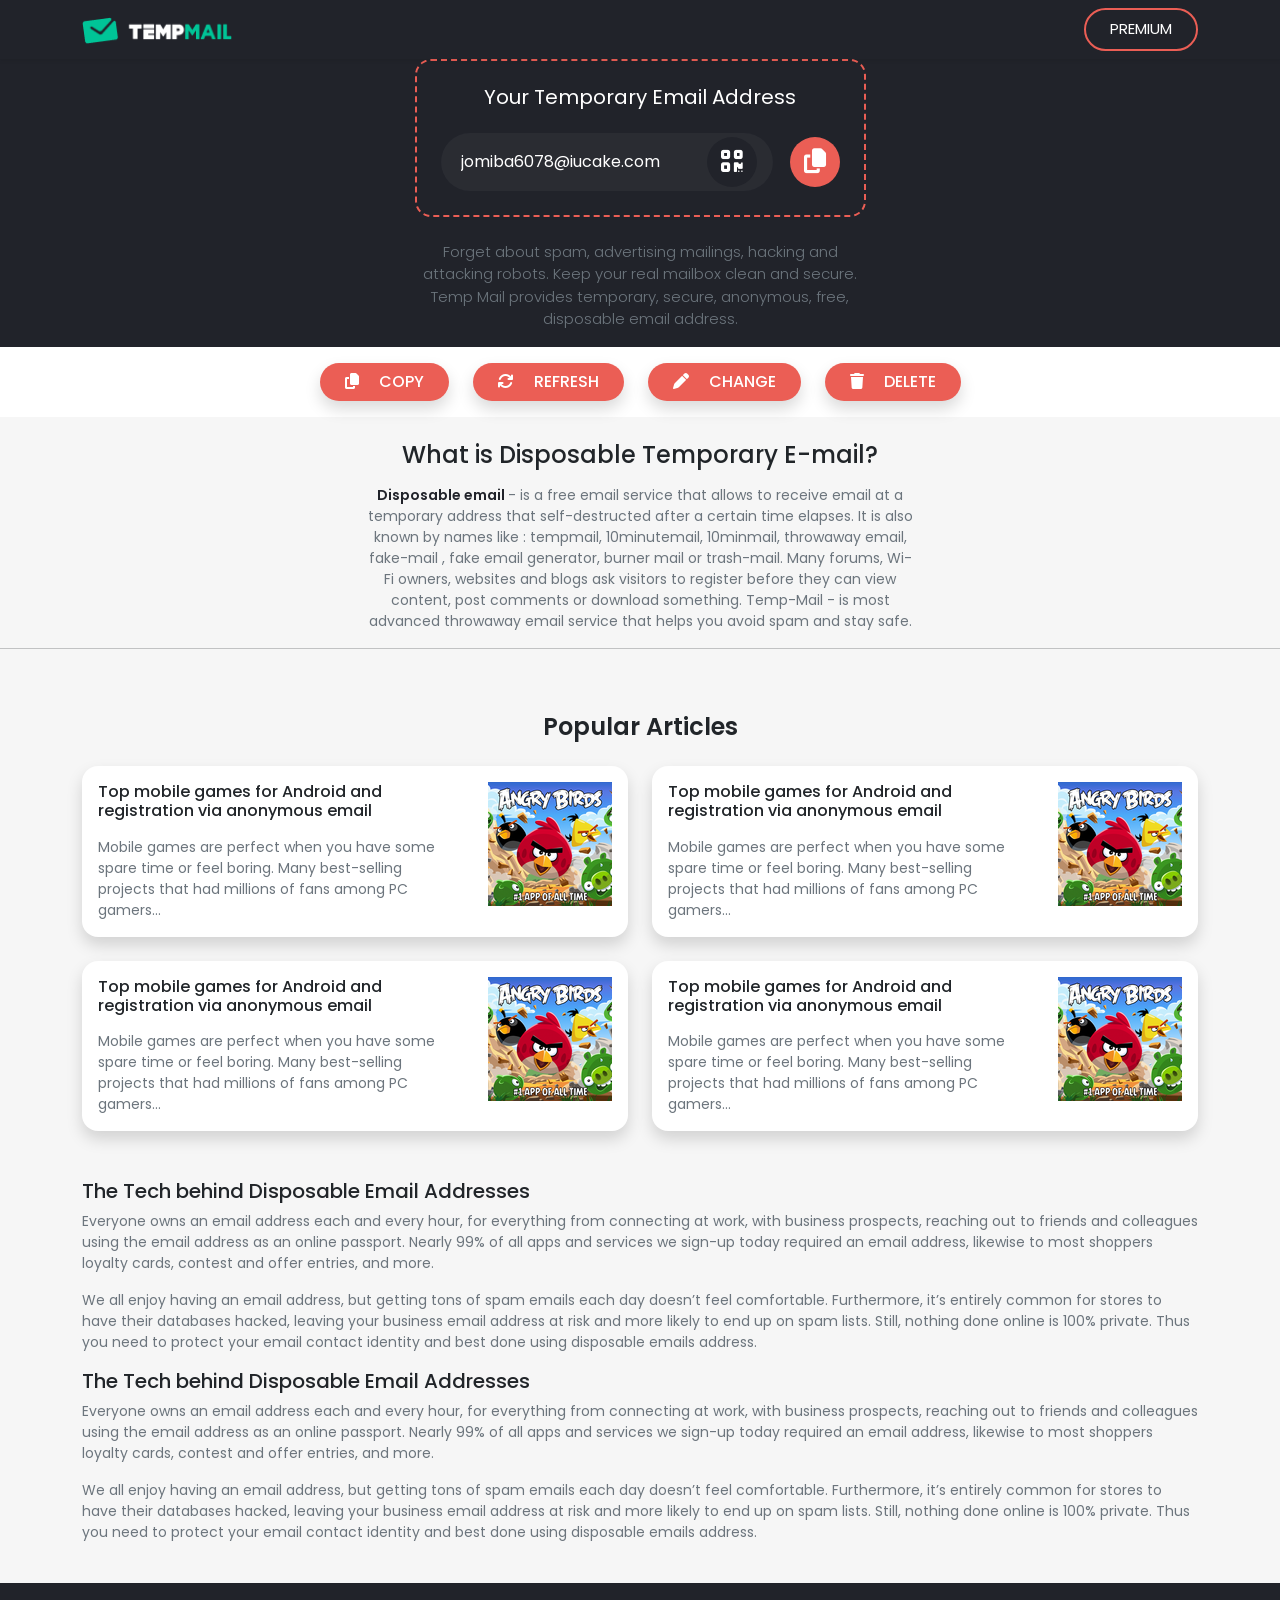
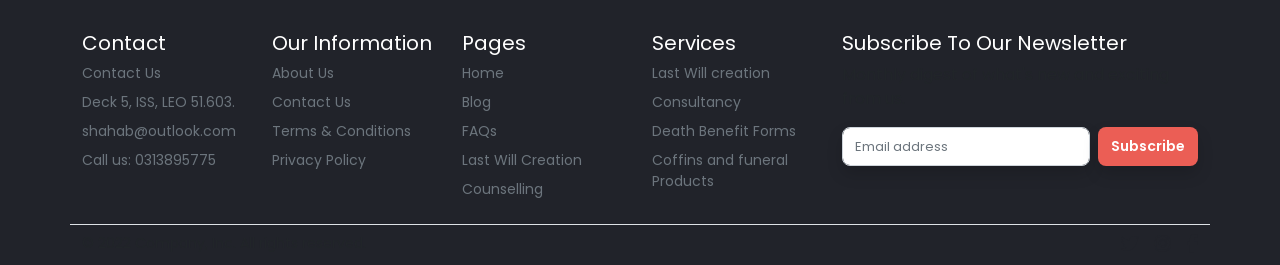
<file: index.html>
<!DOCTYPE html>
<html lang="en">

<head>
    <meta charset="UTF-8" />
    <meta name="viewport"
        content="width=device-width, user-scalable=no, initial-scale=1.0, maximum-scale=1.0, minimum-scale=1.0" />
    <meta http-equiv="X-UA-Compatible" content="ie=edge" />
    <title>Home</title>
    <link rel="stylesheet" href="https://cdnjs.cloudflare.com/ajax/libs/font-awesome/6.1.1/css/all.min.css"
        integrity="sha512-KfkfwYDsLkIlwQp6LFnl8zNdLGxu9YAA1QvwINks4PhcElQSvqcyVLLD9aMhXd13uQjoXtEKNosOWaZqXgel0g=="
        crossorigin="anonymous" referrerpolicy="no-referrer" />

    <link rel="stylesheet" href="./assets/css/style.css" />

    <script src="./assets/js/bootstrap.bundle.js"></script>

</head>

<body>
    <!-- header -->
    <header class="sticky-top shadow-sm">
        <nav class="navbar navbar-expand-md bg-dark">
            <div class="container">
                <a class="navbar-brand text-white" href="#">
                    <img src="./assets/images/logo.png" alt="logo" width="150" style="object-fit: contain;">
                </a>
                <button class="navbar-toggler bg-white" type="button" data-bs-toggle="collapse"
                    data-bs-target="#navbarSupportedContent" aria-controls="navbarSupportedContent"
                    aria-expanded="false" aria-label="Toggle navigation">
                    <span class="navbar-toggler-icon"></span>
                </button>
                <div class="collapse navbar-collapse" id="navbarSupportedContent">
                    <ul class="navbar-nav ms-auto py-2 py-md-0 mb-2 mb-md-0">
                        <li class="nav-item ms-2">
                            <a class="nav-link btn btn-outline-primary border border-primary border-2 s-15 text-white text-uppercase fw-400 px-4 rounded-pill"
                                href="cart.html">
                                Premium
                            </a>
                        </li>
                    </ul>
                </div>
            </div>
        </nav>
    </header>


    <section class="bg-dark">
        <div class="container">
            <div class="row align-items-center justify-content-center">
                <div class="col-lg-5">
                    <div class="border border-2 border-primary border-dash rounded-4 mb-4">
                        <div class="p-4">
                            <h2 class="s-20 text-white fw-400 text-center mb-4">Your Temporary Email Address</h2>
                            <div class="row g-0 rounded-pill align-items-center justify-content-between">
                                <div class="col-lg-10">
                                    <div class="row align-items-center justify-content-between g-0 rounded-pill p-1 px-3"
                                        style="background-color: hsla(0,0%,100%,.04);">
                                        <div class="col-10">
                                            <input type="text"
                                                class="form-control border-0 shadow-none bg-transparent text-white fw-400 px-1"
                                                value="jomiba6078@iucake.com" disabled>
                                        </div>
                                        <div class="col-auto">
                                            <button class="btn bg-dark rounded-circle"
                                                style="width: 50px; height: 50px;">
                                                <i class="fa-solid fa-qrcode text-white s-25 d-block"></i>
                                            </button>
                                        </div>
                                    </div>
                                </div>
                                <div class="col-auto">
                                    <button class="btn bg-primary rounded-circle" style="width: 50px; height: 50px;">
                                        <i class="fa-solid fa-copy text-white s-25 d-block"></i>
                                    </button>
                                </div>
                            </div>
                        </div>
                    </div>
                    <p class="text-muted s-15 text-center fw-300">
                        Forget about spam, advertising mailings, hacking and attacking robots. Keep your real mailbox
                        clean and secure. Temp Mail provides temporary, secure, anonymous, free, disposable email
                        address.
                    </p>
                </div>
            </div>
        </div>
    </section>

    <section class="bg-white">
        <div class="container">
            <div class="row py-3 align-items-center justify-content-center">
                <div class="col-auto">
                    <button class="btn bg-primary shadow text-white rounded-pill s-16 fw-500 text-uppercase px-4">
                        <i class="fa-solid fa-copy me-3 text-white"></i>
                        <span class="text-white">Copy</span>
                    </button>
                </div>
                <div class="col-auto">
                    <button class="btn bg-primary shadow text-white rounded-pill s-16 fw-500 text-uppercase px-4">
                        <i class="fa-solid fa-arrows-rotate me-3 text-white"></i>
                        <span class="text-white">refresh</span>
                    </button>
                </div>
                <div class="col-auto">
                    <button class="btn bg-primary shadow text-white rounded-pill s-16 fw-500 text-uppercase px-4">
                        <i class="fa-solid fa-pen me-3 text-white"></i>
                        <span class="text-white">change</span>
                    </button>
                </div>
                <div class="col-auto">
                    <button class="btn bg-primary shadow text-white rounded-pill s-16 fw-500 text-uppercase px-4">
                        <i class="fa-solid fa-trash me-3 text-white"></i>
                        <span class="text-white">delete</span>
                    </button>
                </div>
            </div>
        </div>
    </section>

    <section class="bg-footer py-4">
        <div class="container">
            <div class="row align-content-center justify-content-center">
                <div class="col-lg-6 text-center">
                    <h4 class="mb-3">
                        What is Disposable Temporary E-mail?
                    </h4>
                    <p class="s-14 m-0 text-muted fw-400">
                        <span class="fw-600 text-dark">
                            Disposable email
                        </span> - is a free email service that allows to receive email at a temporary address
                        that self-destructed after a certain time elapses. It is also known by names like : tempmail,
                        10minutemail, 10minmail, throwaway email, fake-mail , fake email generator, burner mail or
                        trash-mail. Many forums, Wi-Fi owners, websites and blogs ask visitors to register before they
                        can view content, post comments or download something. Temp-Mail - is most advanced throwaway
                        email service that helps you avoid spam and stay safe.
                    </p>
                </div>
            </div>
        </div>
        <hr class="bg-opacity-25" />
    </section>

    <section class="bg-footer py-4">
        <div class="container">
            <h4 class="mb-4 text-center fw-600">
                Popular Articles
            </h4>
            <div class="row g-4">
                <div class="col-lg-6">
                    <div class="card border-0 shadow rounded-4">
                        <div class="card-body">
                            <div class="row g-0">
                                <div class="col-md-8">
                                    <h6 class="mb-3 fw-500">
                                        Top mobile games for Android and registration via anonymous email
                                    </h6>
                                    <p class="s-14 text-muted fw-400 mb-0">
                                        Mobile games are perfect when you have some spare time or feel boring. Many
                                        best-selling projects that had millions of fans among PC gamers...
                                    </p>
                                </div>
                                <div class="col-md-4 text-end">
                                    <img src="./assets/images/angry-bird.webp" alt="angry-bird" class="img-fluid">
                                </div>
                            </div>
                        </div>
                    </div>
                </div>
                <div class="col-lg-6">
                    <div class="card border-0 shadow rounded-4">
                        <div class="card-body">
                            <div class="row g-0">
                                <div class="col-md-8">
                                    <h6 class="mb-3 fw-500">
                                        Top mobile games for Android and registration via anonymous email
                                    </h6>
                                    <p class="s-14 text-muted fw-400 mb-0">
                                        Mobile games are perfect when you have some spare time or feel boring. Many
                                        best-selling projects that had millions of fans among PC gamers...
                                    </p>
                                </div>
                                <div class="col-md-4 text-end">
                                    <img src="./assets/images/angry-bird.webp" alt="angry-bird" class="img-fluid">
                                </div>
                            </div>
                        </div>
                    </div>
                </div>
                <div class="col-lg-6">
                    <div class="card border-0 shadow rounded-4">
                        <div class="card-body">
                            <div class="row g-0">
                                <div class="col-md-8">
                                    <h6 class="mb-3 fw-500">
                                        Top mobile games for Android and registration via anonymous email
                                    </h6>
                                    <p class="s-14 text-muted fw-400 mb-0">
                                        Mobile games are perfect when you have some spare time or feel boring. Many
                                        best-selling projects that had millions of fans among PC gamers...
                                    </p>
                                </div>
                                <div class="col-md-4 text-end">
                                    <img src="./assets/images/angry-bird.webp" alt="angry-bird" class="img-fluid">
                                </div>
                            </div>
                        </div>
                    </div>
                </div>
                <div class="col-lg-6">
                    <div class="card border-0 shadow rounded-4">
                        <div class="card-body">
                            <div class="row g-0">
                                <div class="col-md-8">
                                    <h6 class="mb-3 fw-500">
                                        Top mobile games for Android and registration via anonymous email
                                    </h6>
                                    <p class="s-14 text-muted fw-400 mb-0">
                                        Mobile games are perfect when you have some spare time or feel boring. Many
                                        best-selling projects that had millions of fans among PC gamers...
                                    </p>
                                </div>
                                <div class="col-md-4 text-end">
                                    <img src="./assets/images/angry-bird.webp" alt="angry-bird" class="img-fluid">
                                </div>
                            </div>
                        </div>
                    </div>
                </div>
            </div>
        </div>
    </section>

    <section class="bg-footer py-4">
        <div class="container">
            <h5 class="mb-2 fw-500">
                The Tech behind Disposable Email Addresses
            </h5>
            <p class="s-14 text-muted fw-400">
                Everyone owns an email address each and every hour, for everything from connecting at work, with
                business prospects, reaching out to friends and colleagues using the email address as an online
                passport. Nearly 99% of all apps and services we sign-up today required an email address, likewise to
                most shoppers loyalty cards, contest and offer entries, and more.
            </p>
            <p class="s-14 text-muted fw-400">
                We all enjoy having an email address, but getting tons of spam emails each day doesn’t feel comfortable.
                Furthermore, it’s entirely common for stores to have their databases hacked, leaving your business email
                address at risk and more likely to end up on spam lists. Still, nothing done online is 100% private.
                Thus you need to protect your email contact identity and best done using disposable emails address.
            </p>


            <h5 class="mb-2 fw-500">
                The Tech behind Disposable Email Addresses
            </h5>
            <p class="s-14 text-muted fw-400">
                Everyone owns an email address each and every hour, for everything from connecting at work, with
                business prospects, reaching out to friends and colleagues using the email address as an online
                passport. Nearly 99% of all apps and services we sign-up today required an email address, likewise to
                most shoppers loyalty cards, contest and offer entries, and more.
            </p>
            <p class="s-14 text-muted fw-400">
                We all enjoy having an email address, but getting tons of spam emails each day doesn’t feel comfortable.
                Furthermore, it’s entirely common for stores to have their databases hacked, leaving your business email
                address at risk and more likely to end up on spam lists. Still, nothing done online is 100% private.
                Thus you need to protect your email contact identity and best done using disposable emails address.
            </p>
        </div>
    </section>


    <!-- footer -->
    <div class="bg-dark">
        <div class="container">
            <footer class="pt-5 pb-2">
                <div class="row justify-content-between">
                    <div class="col-6  col-lg-2 mb-3">
                        <h5 class="text-capitalize fw-400 text-white">Contact</h5>
                        <ul class="nav flex-column">
                            <li class="nav-item mb-2"><a href="contact_us.html"
                                    class="nav-link p-0 text-muted s-14">Contact
                                    Us</a></li>
                            <li class="nav-item mb-2"><a href="#" class="nav-link p-0 text-muted s-14">Deck 5, ISS,
                                    LEO
                                    51.603.</a></li>
                            <li class="nav-item mb-2"><a href="mailto: shahab@outlook.com"
                                    class="nav-link p-0 text-muted s-14">shahab@outlook.com</a></li>
                            <li class="nav-item mb-2"><a href="tel: 0313895775"
                                    class="nav-link p-0 text-muted s-14">Call
                                    us: 0313895775</a></li>
                        </ul>
                    </div>

                    <div class="col-6  col-lg-2 mb-3">
                        <h5 class="text-capitalize fw-400 text-white">Our Information</h5>
                        <ul class="nav flex-column">
                            <li class="nav-item mb-2"><a href="about_us.html" class="nav-link p-0 text-muted s-14">About
                                    Us</a></li>
                            <li class="nav-item mb-2"><a href="contact_us.html"
                                    class="nav-link p-0 text-muted s-14">Contact Us</a></li>
                            <li class="nav-item mb-2"><a href="terms_&_condition.html"
                                    class="nav-link p-0 text-muted s-14">Terms & Conditions</a></li>
                            <li class="nav-item mb-2"><a href="privacy_policy.html"
                                    class="nav-link p-0 text-muted s-14">Privacy Policy</a></li>

                        </ul>
                    </div>

                    <div class="col-6  col-lg-2 mb-3">
                        <h5 class="text-capitalize fw-400 text-white">Pages</h5>
                        <ul class="nav flex-column">
                            <li class="nav-item mb-2"><a href="index.html" class="nav-link p-0 text-muted s-14">Home</a>
                            </li>
                            <li class="nav-item mb-2"><a href="blog.html" class="nav-link p-0 text-muted s-14">Blog</a>
                            </li>
                            <li class="nav-item mb-2"><a href="faq.html" class="nav-link p-0 text-muted s-14">FAQs</a>
                            </li>
                            <li class="nav-item mb-2"><a href="last_will_creation.html"
                                    class="nav-link p-0 text-muted s-14">Last Will Creation</a></li>
                            <li class="nav-item mb-2"><a href="counselling.html"
                                    class="nav-link p-0 text-muted s-14">Counselling</a>
                            </li>
                        </ul>
                    </div>

                    <div class="col-6 col-lg-2 mb-3">
                        <h5 class="text-capitalize fw-400 text-white">Services</h5>
                        <ul class="nav flex-column">
                            <li class="nav-item mb-2"><a href="services.html" class="nav-link p-0 text-muted s-14">Last
                                    Will creation</a>
                            </li>
                            <li class="nav-item mb-2"><a href="services.html"
                                    class="nav-link p-0 text-muted s-14">Consultancy</a>
                            </li>
                            <li class="nav-item mb-2"><a href="services.html" class="nav-link p-0 text-muted s-14">Death
                                    Benefit Forms</a>
                            </li>
                            <li class="nav-item mb-2"><a href="services.html"
                                    class="nav-link p-0 text-muted s-14">Coffins and funeral Products</a></li>
                        </ul>
                    </div>

                    <div class="col-lg mb-3">
                        <form>
                            <h5 class="text-capitalize fw-400 text-white">Subscribe to our newsletter</h5>
                            <p>Monthly digest of what's new and exciting from us.</p>
                            <div class="d-flex flex-column flex-sm-row w-100 gap-2">
                                <label for="newsletter1" class="visually-hidden">Email address</label>
                                <input id="newsletter1" type="email" class="form-control rounded-3 shadow"
                                    placeholder="Email address">

                                <button class="btn bg-primary text-white py-2 s-14 fw-600 rounded-3 shadow"
                                    type="button">
                                    Subscribe
                                </button>
                            </div>
                        </form>
                    </div>
                </div>

                <div class="row justify-content-between pt-2 border-top">
                    <div class="col-auto">
                        <p class="small mb-0 col-md">&copy; 2022 Company, Inc. All rights reserved.</p>
                    </div>
                    <div class="col-auto">
                        <ul class="list-unstyled d-flex mb-0">
                            <li class="ms-3">
                                <a class="link-dark" href="#">
                                    <i class="fa-brands fa-twitter s-18"></i>
                                </a>
                            </li>
                            <li class="ms-3">
                                <a class="link-dark" href="#">
                                    <i class="fa-brands fa-instagram s-18"></i>
                                </a>
                            </li>
                            <li class="ms-3">
                                <a class="link-dark" href="#">
                                    <i class="fa-brands fa-facebook-f s-18"></i>
                                </a>
                            </li>
                        </ul>
                    </div>
                </div>
            </footer>
        </div>
    </div>


</body>

</html>
</file>
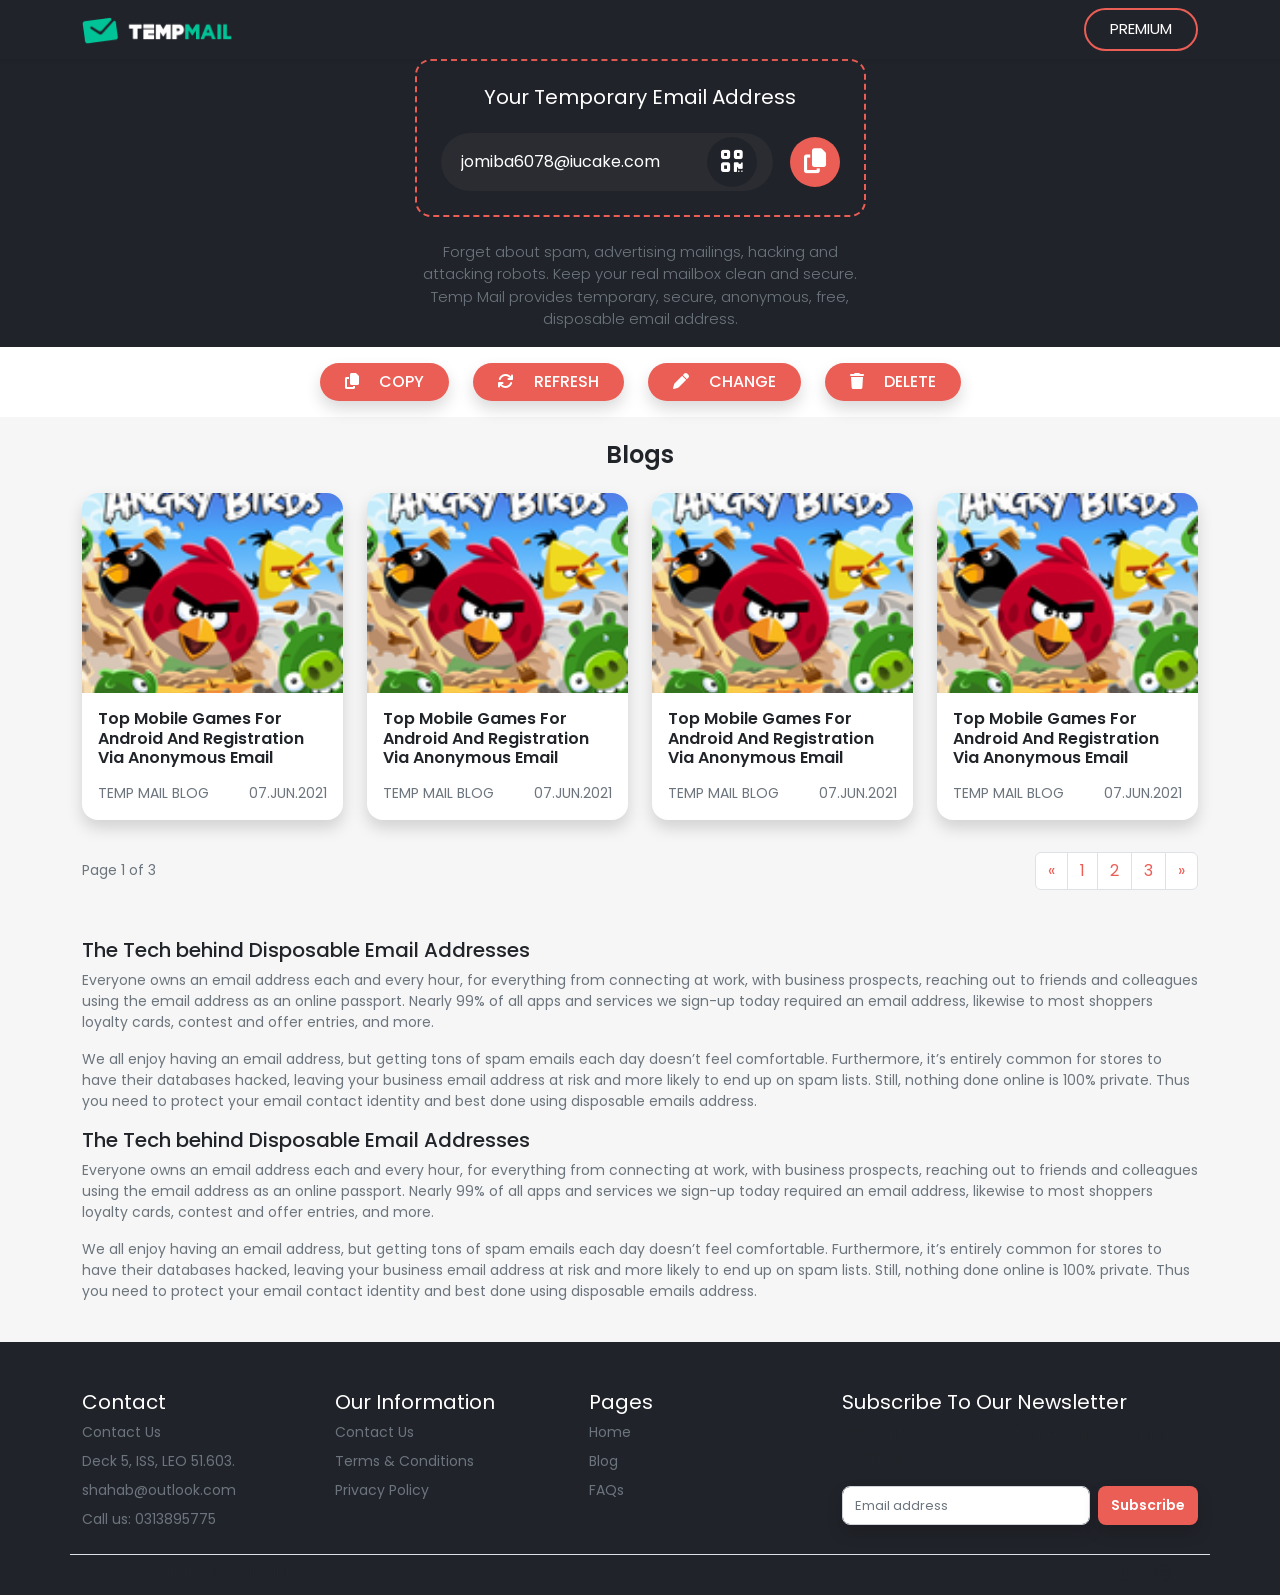
<file: blog.html>
<!DOCTYPE html>
<html lang="en">

<head>
    <meta charset="UTF-8" />
    <meta name="viewport"
        content="width=device-width, user-scalable=no, initial-scale=1.0, maximum-scale=1.0, minimum-scale=1.0" />
    <meta http-equiv="X-UA-Compatible" content="ie=edge" />
    <title>Home</title>
    <link rel="stylesheet" href="https://cdnjs.cloudflare.com/ajax/libs/font-awesome/6.1.1/css/all.min.css"
        integrity="sha512-KfkfwYDsLkIlwQp6LFnl8zNdLGxu9YAA1QvwINks4PhcElQSvqcyVLLD9aMhXd13uQjoXtEKNosOWaZqXgel0g=="
        crossorigin="anonymous" referrerpolicy="no-referrer" />

    <link rel="stylesheet" href="./assets/css/style.css" />

    <script src="./assets/js/bootstrap.bundle.js"></script>

</head>

<body>
    <!-- header -->
    <header class="sticky-top shadow-sm">
        <nav class="navbar navbar-expand-md bg-dark">
            <div class="container">
                <a class="navbar-brand text-white" href="index.html">
                    <img src="./assets/images/logo.png" alt="logo" width="150" style="object-fit: contain;">
                </a>
                <button class="navbar-toggler bg-white" type="button" data-bs-toggle="collapse"
                    data-bs-target="#navbarSupportedContent" aria-controls="navbarSupportedContent"
                    aria-expanded="false" aria-label="Toggle navigation">
                    <span class="navbar-toggler-icon"></span>
                </button>
                <div class="collapse navbar-collapse" id="navbarSupportedContent">
                    <ul class="navbar-nav ms-auto py-2 py-md-0 mb-2 mb-md-0">
                        <li class="nav-item ms-2">
                            <a class="nav-link btn btn-outline-primary border border-primary border-2 s-15 text-white text-uppercase fw-400 px-4 rounded-pill"
                                href="cart.html">
                                Premium
                            </a>
                        </li>
                    </ul>
                </div>
            </div>
        </nav>
    </header>


    <section class="bg-dark">
        <div class="container">
            <div class="row align-items-center justify-content-center">
                <div class="col-lg-5">
                    <div class="border border-2 border-primary border-dash rounded-4 mb-4">
                        <div class="p-4">
                            <h2 class="s-20 text-white fw-400 text-center mb-4">Your Temporary Email Address</h2>
                            <div class="row g-0 rounded-pill align-items-center justify-content-between">
                                <div class="col-lg-10">
                                    <div class="row align-items-center justify-content-between g-0 rounded-pill p-1 px-3"
                                        style="background-color: hsla(0,0%,100%,.04);">
                                        <div class="col-10">
                                            <input type="text"
                                                class="form-control border-0 shadow-none bg-transparent text-white fw-400 px-1"
                                                value="jomiba6078@iucake.com" disabled>
                                        </div>
                                        <div class="col-auto">
                                            <button class="btn bg-dark rounded-circle"
                                                style="width: 50px; height: 50px;">
                                                <i class="fa-solid fa-qrcode text-white s-25 d-block"></i>
                                            </button>
                                        </div>
                                    </div>
                                </div>
                                <div class="col-auto">
                                    <button class="btn bg-primary rounded-circle" style="width: 50px; height: 50px;">
                                        <i class="fa-solid fa-copy text-white s-25 d-block"></i>
                                    </button>
                                </div>
                            </div>
                        </div>
                    </div>
                    <p class="text-muted s-15 text-center fw-300">
                        Forget about spam, advertising mailings, hacking and attacking robots. Keep your real mailbox
                        clean and secure. Temp Mail provides temporary, secure, anonymous, free, disposable email
                        address.
                    </p>
                </div>
            </div>
        </div>
    </section>

    <section class="bg-white">
        <div class="container">
            <div class="row py-3 align-items-center justify-content-center">
                <div class="col-auto">
                    <button class="btn bg-primary shadow text-white rounded-pill s-16 fw-500 text-uppercase px-4">
                        <i class="fa-solid fa-copy me-3 text-white"></i>
                        <span class="text-white">Copy</span>
                    </button>
                </div>
                <div class="col-auto">
                    <button class="btn bg-primary shadow text-white rounded-pill s-16 fw-500 text-uppercase px-4">
                        <i class="fa-solid fa-arrows-rotate me-3 text-white"></i>
                        <span class="text-white">refresh</span>
                    </button>
                </div>
                <div class="col-auto">
                    <button class="btn bg-primary shadow text-white rounded-pill s-16 fw-500 text-uppercase px-4">
                        <i class="fa-solid fa-pen me-3 text-white"></i>
                        <span class="text-white">change</span>
                    </button>
                </div>
                <div class="col-auto">
                    <button class="btn bg-primary shadow text-white rounded-pill s-16 fw-500 text-uppercase px-4">
                        <i class="fa-solid fa-trash me-3 text-white"></i>
                        <span class="text-white">delete</span>
                    </button>
                </div>
            </div>
        </div>
    </section>

    <section class="bg-footer py-4">
        <div class="container">
            <h4 class="mb-4 text-center fw-600">
                Blogs
            </h4>
            <div class="row g-4">
                <div class="col-lg-3">
                    <div class="card border-0 shadow rounded-4 overflow-hidden">
                        <a href="#" class="overflow-hidden image-zoom stretched-link">
                            <img src="./assets/images/angry-bird.webp" alt="angry-bird" class="img-cover w-100"
                                height="200">
                        </a>
                        <div class="card-body">
                            <div class="row g-0 justify-content-between">
                                <div class="col-md-12">
                                    <h6 class="mb-3 fw-600 text-capitalize ">
                                        Top mobile games for Android and registration via anonymous email
                                    </h6>
                                </div>
                                <div class="col-auto">
                                    <p class="s-14 text-muted fw-400 mb-0 text-uppercase">
                                        TEMP MAIL BLOG
                                    </p>
                                </div>
                                <div class="col-auto">
                                    <p class="s-14 text-muted fw-400 mb-0 text-uppercase">
                                        07.JUN.2021
                                    </p>
                                </div>
                            </div>
                        </div>
                    </div>
                </div>
                <div class="col-lg-3">
                    <div class="card border-0 shadow rounded-4 overflow-hidden">
                        <a href="#" class="overflow-hidden image-zoom stretched-link">
                            <img src="./assets/images/angry-bird.webp" alt="angry-bird" class="img-cover w-100"
                                height="200">
                        </a>
                        <div class="card-body">
                            <div class="row g-0 justify-content-between">
                                <div class="col-md-12">
                                    <h6 class="mb-3 fw-600 text-capitalize ">
                                        Top mobile games for Android and registration via anonymous email
                                    </h6>
                                </div>
                                <div class="col-auto">
                                    <p class="s-14 text-muted fw-400 mb-0 text-uppercase">
                                        TEMP MAIL BLOG
                                    </p>
                                </div>
                                <div class="col-auto">
                                    <p class="s-14 text-muted fw-400 mb-0 text-uppercase">
                                        07.JUN.2021
                                    </p>
                                </div>
                            </div>
                        </div>
                    </div>
                </div>
                <div class="col-lg-3">
                    <div class="card border-0 shadow rounded-4 overflow-hidden">
                        <a href="#" class="overflow-hidden image-zoom stretched-link">
                            <img src="./assets/images/angry-bird.webp" alt="angry-bird" class="img-cover w-100"
                                height="200">
                        </a>
                        <div class="card-body">
                            <div class="row g-0 justify-content-between">
                                <div class="col-md-12">
                                    <h6 class="mb-3 fw-600 text-capitalize ">
                                        Top mobile games for Android and registration via anonymous email
                                    </h6>
                                </div>
                                <div class="col-auto">
                                    <p class="s-14 text-muted fw-400 mb-0 text-uppercase">
                                        TEMP MAIL BLOG
                                    </p>
                                </div>
                                <div class="col-auto">
                                    <p class="s-14 text-muted fw-400 mb-0 text-uppercase">
                                        07.JUN.2021
                                    </p>
                                </div>
                            </div>
                        </div>
                    </div>
                </div>
                <div class="col-lg-3">
                    <div class="card border-0 shadow rounded-4 overflow-hidden">
                        <a href="#" class="overflow-hidden image-zoom stretched-link">
                            <img src="./assets/images/angry-bird.webp" alt="angry-bird" class="img-cover w-100"
                                height="200">
                        </a>
                        <div class="card-body">
                            <div class="row g-0 justify-content-between">
                                <div class="col-md-12">
                                    <h6 class="mb-3 fw-600 text-capitalize ">
                                        Top mobile games for Android and registration via anonymous email
                                    </h6>
                                </div>
                                <div class="col-auto">
                                    <p class="s-14 text-muted fw-400 mb-0 text-uppercase">
                                        TEMP MAIL BLOG
                                    </p>
                                </div>
                                <div class="col-auto">
                                    <p class="s-14 text-muted fw-400 mb-0 text-uppercase">
                                        07.JUN.2021
                                    </p>
                                </div>
                            </div>
                        </div>
                    </div>
                </div>
            </div>
            <div class="row g-2 mt-4 align-items-center justify-content-between">
                <div class="col-auto">
                    <p class="text-muted s-14 mb-0">
                        Page 1 of 3
                    </p>
                </div>
                <div class="col-auto">
                    <nav aria-label="Page navigation example">
                        <ul class="pagination mb-0">
                            <li class="page-item">
                                <a class="page-link" href="#" aria-label="Previous">
                                    <span aria-hidden="true">&laquo;</span>
                                </a>
                            </li>
                            <li class="page-item"><a class="page-link" href="#">1</a></li>
                            <li class="page-item"><a class="page-link" href="#">2</a></li>
                            <li class="page-item"><a class="page-link" href="#">3</a></li>
                            <li class="page-item">
                                <a class="page-link" href="#" aria-label="Next">
                                    <span aria-hidden="true">&raquo;</span>
                                </a>
                            </li>
                        </ul>
                    </nav>
                </div>
            </div>
        </div>
    </section>

    <section class="bg-footer py-4">
        <div class="container">
            <h5 class="mb-2 fw-500">
                The Tech behind Disposable Email Addresses
            </h5>
            <p class="s-14 text-muted fw-400">
                Everyone owns an email address each and every hour, for everything from connecting at work, with
                business prospects, reaching out to friends and colleagues using the email address as an online
                passport. Nearly 99% of all apps and services we sign-up today required an email address, likewise to
                most shoppers loyalty cards, contest and offer entries, and more.
            </p>
            <p class="s-14 text-muted fw-400">
                We all enjoy having an email address, but getting tons of spam emails each day doesn’t feel comfortable.
                Furthermore, it’s entirely common for stores to have their databases hacked, leaving your business email
                address at risk and more likely to end up on spam lists. Still, nothing done online is 100% private.
                Thus you need to protect your email contact identity and best done using disposable emails address.
            </p>


            <h5 class="mb-2 fw-500">
                The Tech behind Disposable Email Addresses
            </h5>
            <p class="s-14 text-muted fw-400">
                Everyone owns an email address each and every hour, for everything from connecting at work, with
                business prospects, reaching out to friends and colleagues using the email address as an online
                passport. Nearly 99% of all apps and services we sign-up today required an email address, likewise to
                most shoppers loyalty cards, contest and offer entries, and more.
            </p>
            <p class="s-14 text-muted fw-400">
                We all enjoy having an email address, but getting tons of spam emails each day doesn’t feel comfortable.
                Furthermore, it’s entirely common for stores to have their databases hacked, leaving your business email
                address at risk and more likely to end up on spam lists. Still, nothing done online is 100% private.
                Thus you need to protect your email contact identity and best done using disposable emails address.
            </p>
        </div>
    </section>


    <!-- footer -->
    <div class="bg-dark">
        <div class="container">
            <footer class="pt-5 pb-2">
                <div class="row justify-content-between">
                    <div class="col-6  col-lg-2 mb-3">
                        <h5 class="text-capitalize fw-400 text-white">Contact</h5>
                        <ul class="nav flex-column">
                            <li class="nav-item mb-2"><a href="contact_us.html"
                                    class="nav-link p-0 text-muted s-14">Contact
                                    Us</a></li>
                            <li class="nav-item mb-2"><a href="#" class="nav-link p-0 text-muted s-14">Deck 5, ISS,
                                    LEO
                                    51.603.</a></li>
                            <li class="nav-item mb-2"><a href="mailto: shahab@outlook.com"
                                    class="nav-link p-0 text-muted s-14">shahab@outlook.com</a></li>
                            <li class="nav-item mb-2"><a href="tel: 0313895775"
                                    class="nav-link p-0 text-muted s-14">Call
                                    us: 0313895775</a></li>
                        </ul>
                    </div>

                    <div class="col-6  col-lg-2 mb-3">
                        <h5 class="text-capitalize fw-400 text-white">Our Information</h5>
                        <ul class="nav flex-column">
                            <li class="nav-item mb-2"><a href="contact-us.html"
                                    class="nav-link p-0 text-muted s-14">Contact Us</a></li>
                            <li class="nav-item mb-2"><a href="term-of-services.html"
                                    class="nav-link p-0 text-muted s-14">Terms & Conditions</a></li>
                            <li class="nav-item mb-2"><a href="privacy-policy.html"
                                    class="nav-link p-0 text-muted s-14">Privacy Policy</a></li>
                        </ul>
                    </div>

                    <div class="col-6  col-lg-2 mb-3">
                        <h5 class="text-capitalize fw-400 text-white">Pages</h5>
                        <ul class="nav flex-column">
                            <li class="nav-item mb-2"><a href="index.html" class="nav-link p-0 text-muted s-14">Home</a>
                            </li>
                            <li class="nav-item mb-2"><a href="blog.html" class="nav-link p-0 text-muted s-14">Blog</a>
                            </li>
                            <li class="nav-item mb-2"><a href="faq.html" class="nav-link p-0 text-muted s-14">FAQs</a>
                            </li>
                        </ul>
                    </div>

                    <div class="col-lg-4 mb-3">
                        <form>
                            <h5 class="text-capitalize fw-400 text-white">Subscribe to our newsletter</h5>
                            <p>Monthly digest of what's new and exciting from us.</p>
                            <div class="d-flex flex-column flex-sm-row w-100 gap-2">
                                <label for="newsletter1" class="visually-hidden">Email address</label>
                                <input id="newsletter1" type="email" class="form-control rounded-3 shadow"
                                    placeholder="Email address">

                                <button class="btn bg-primary text-white py-2 s-14 fw-600 rounded-3 shadow"
                                    type="button">
                                    Subscribe
                                </button>
                            </div>
                        </form>
                    </div>
                </div>

                <div class="row justify-content-between pt-2 border-top">
                    <div class="col-auto">
                        <p class="small mb-0 col-md">&copy; 2022 Company, Inc. All rights reserved.</p>
                    </div>
                    <div class="col-auto">
                        <ul class="list-unstyled d-flex mb-0">
                            <li class="ms-3">
                                <a class="link-dark" href="#">
                                    <i class="fa-brands fa-twitter s-18"></i>
                                </a>
                            </li>
                            <li class="ms-3">
                                <a class="link-dark" href="#">
                                    <i class="fa-brands fa-instagram s-18"></i>
                                </a>
                            </li>
                            <li class="ms-3">
                                <a class="link-dark" href="#">
                                    <i class="fa-brands fa-facebook-f s-18"></i>
                                </a>
                            </li>
                        </ul>
                    </div>
                </div>
            </footer>
        </div>
    </div>


</body>

</html>
</file>
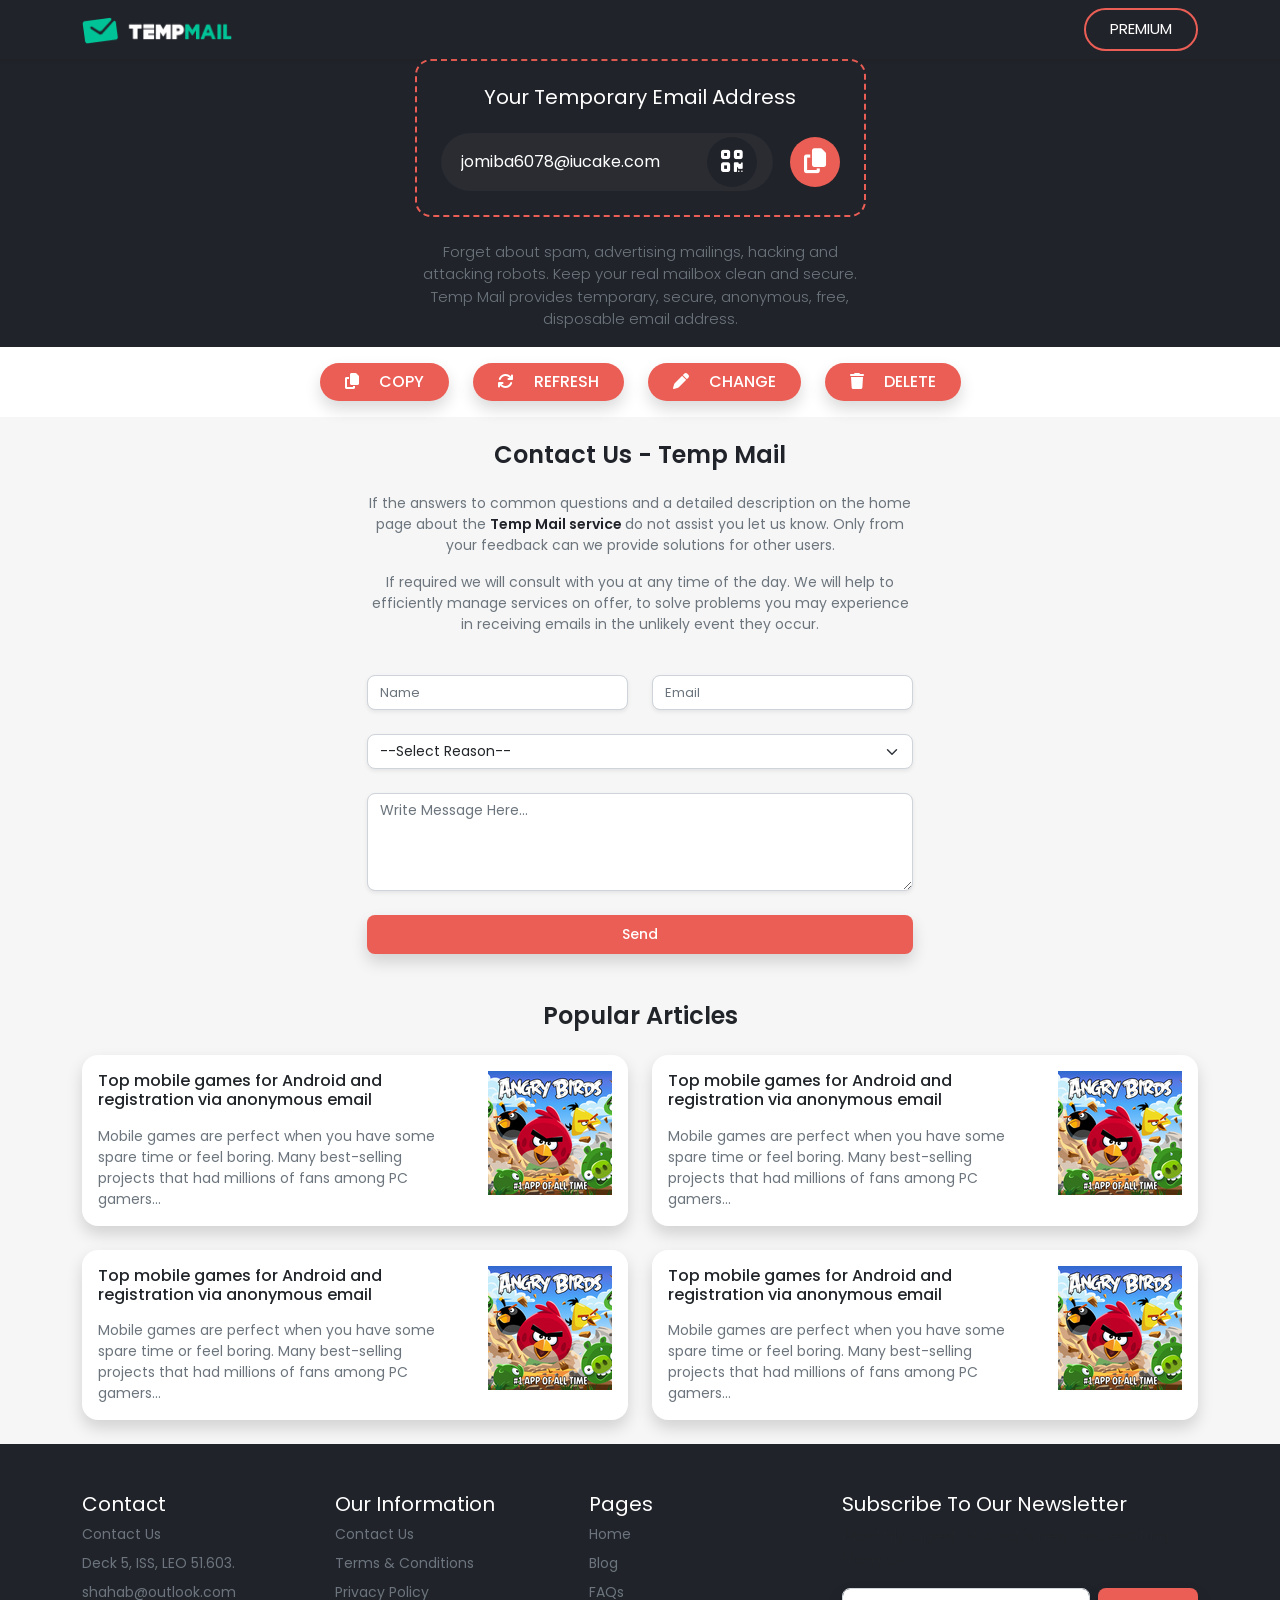
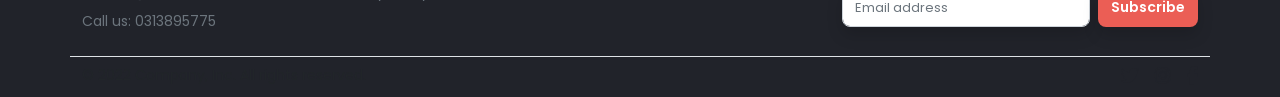
<file: contact-us.html>
<!DOCTYPE html>
<html lang="en">

<head>
    <meta charset="UTF-8" />
    <meta name="viewport"
        content="width=device-width, user-scalable=no, initial-scale=1.0, maximum-scale=1.0, minimum-scale=1.0" />
    <meta http-equiv="X-UA-Compatible" content="ie=edge" />
    <title>Home</title>
    <link rel="stylesheet" href="https://cdnjs.cloudflare.com/ajax/libs/font-awesome/6.1.1/css/all.min.css"
        integrity="sha512-KfkfwYDsLkIlwQp6LFnl8zNdLGxu9YAA1QvwINks4PhcElQSvqcyVLLD9aMhXd13uQjoXtEKNosOWaZqXgel0g=="
        crossorigin="anonymous" referrerpolicy="no-referrer" />

    <link rel="stylesheet" href="./assets/css/style.css" />

    <script src="./assets/js/bootstrap.bundle.js"></script>

</head>

<body>
    <!-- header -->
    <header class="sticky-top shadow-sm">
        <nav class="navbar navbar-expand-md bg-dark">
            <div class="container">
                <a class="navbar-brand text-white" href="index.html">
                    <img src="./assets/images/logo.png" alt="logo" width="150" style="object-fit: contain;">
                </a>
                <button class="navbar-toggler bg-white" type="button" data-bs-toggle="collapse"
                    data-bs-target="#navbarSupportedContent" aria-controls="navbarSupportedContent"
                    aria-expanded="false" aria-label="Toggle navigation">
                    <span class="navbar-toggler-icon"></span>
                </button>
                <div class="collapse navbar-collapse" id="navbarSupportedContent">
                    <ul class="navbar-nav ms-auto py-2 py-md-0 mb-2 mb-md-0">
                        <li class="nav-item ms-2">
                            <a class="nav-link btn btn-outline-primary border border-primary border-2 s-15 text-white text-uppercase fw-400 px-4 rounded-pill"
                                href="cart.html">
                                Premium
                            </a>
                        </li>
                    </ul>
                </div>
            </div>
        </nav>
    </header>


    <section class="bg-dark">
        <div class="container">
            <div class="row align-items-center justify-content-center">
                <div class="col-lg-5">
                    <div class="border border-2 border-primary border-dash rounded-4 mb-4">
                        <div class="p-4">
                            <h2 class="s-20 text-white fw-400 text-center mb-4">Your Temporary Email Address</h2>
                            <div class="row g-0 rounded-pill align-items-center justify-content-between">
                                <div class="col-lg-10">
                                    <div class="row align-items-center justify-content-between g-0 rounded-pill p-1 px-3"
                                        style="background-color: hsla(0,0%,100%,.04);">
                                        <div class="col-10">
                                            <input type="text"
                                                class="form-control border-0 shadow-none bg-transparent text-white fw-400 px-1"
                                                value="jomiba6078@iucake.com" disabled>
                                        </div>
                                        <div class="col-auto">
                                            <button class="btn bg-dark rounded-circle"
                                                style="width: 50px; height: 50px;">
                                                <i class="fa-solid fa-qrcode text-white s-25 d-block"></i>
                                            </button>
                                        </div>
                                    </div>
                                </div>
                                <div class="col-auto">
                                    <button class="btn bg-primary rounded-circle" style="width: 50px; height: 50px;">
                                        <i class="fa-solid fa-copy text-white s-25 d-block"></i>
                                    </button>
                                </div>
                            </div>
                        </div>
                    </div>
                    <p class="text-muted s-15 text-center fw-300">
                        Forget about spam, advertising mailings, hacking and attacking robots. Keep your real mailbox
                        clean and secure. Temp Mail provides temporary, secure, anonymous, free, disposable email
                        address.
                    </p>
                </div>
            </div>
        </div>
    </section>

    <section class="bg-white">
        <div class="container">
            <div class="row py-3 align-items-center justify-content-center">
                <div class="col-auto">
                    <button class="btn bg-primary shadow text-white rounded-pill s-16 fw-500 text-uppercase px-4">
                        <i class="fa-solid fa-copy me-3 text-white"></i>
                        <span class="text-white">Copy</span>
                    </button>
                </div>
                <div class="col-auto">
                    <button class="btn bg-primary shadow text-white rounded-pill s-16 fw-500 text-uppercase px-4">
                        <i class="fa-solid fa-arrows-rotate me-3 text-white"></i>
                        <span class="text-white">refresh</span>
                    </button>
                </div>
                <div class="col-auto">
                    <button class="btn bg-primary shadow text-white rounded-pill s-16 fw-500 text-uppercase px-4">
                        <i class="fa-solid fa-pen me-3 text-white"></i>
                        <span class="text-white">change</span>
                    </button>
                </div>
                <div class="col-auto">
                    <button class="btn bg-primary shadow text-white rounded-pill s-16 fw-500 text-uppercase px-4">
                        <i class="fa-solid fa-trash me-3 text-white"></i>
                        <span class="text-white">delete</span>
                    </button>
                </div>
            </div>
        </div>
    </section>


    <section class="bg-footer py-4">
        <div class="container">
            <div class="row align-items-center justify-content-center">
                <div class="col-lg-6">
                    <h4 class="fw-600 text-dark text-center mb-4">Contact Us - Temp Mail</h4>
                    <p class="text-muted s-14 text-center">
                        If the answers to common questions and a detailed description on the home page about the
                        <span class="text-dark fw-600">
                            Temp Mail service
                        </span>
                        do not assist you let us know. Only from your feedback can we provide solutions for
                        other users.
                    </p>
                    <p class="text-muted s-14 text-center">
                        If required we will consult with you at any time of the day. We will help to efficiently manage
                        services on offer, to solve problems you may experience in receiving emails in the unlikely
                        event they occur.
                    </p>


                    <br>

                    <div class="row g-4">
                        <div class="col-lg-6">
                            <input type="text" class="form-control rounded-3 shadow-sm text-muted s-14"
                                placeholder="Name">
                        </div>
                        <div class="col-lg-6">
                            <input type="email" class="form-control rounded-3 shadow-sm text-muted s-14"
                                placeholder="Email">
                        </div>
                        <div class="col-lg-12">
                            <select class="form-select shadow-sm rounded-3 s-14">
                                <option value="" selected disabled>--Select Reason--</option>
                                <option value="">1</option>
                                <option value="">2</option>
                                <option value="">3</option>
                            </select>
                        </div>
                        <div class="col-lg-12">
                            <textarea rows="4" class="form-control rounded-3 shadow-sm s-14"
                                placeholder="Write Message Here..."></textarea>
                        </div>
                        <div class="col-lg-12">
                            <button class="btn bg-primary text-white py-2 s-14 fw-500 rounded-3 shadow w-100"
                                type="submit">
                                Send
                            </button>
                        </div>
                    </div>
                </div>
            </div>
        </div>
    </section>

    <section class="bg-footer py-4">
        <div class="container">
            <h4 class="mb-4 text-center fw-600">
                Popular Articles
            </h4>
            <div class="row g-4">
                <div class="col-lg-6">
                    <div class="card border-0 shadow rounded-4">
                        <div class="card-body">
                            <div class="row g-0">
                                <div class="col-md-8">
                                    <h6 class="mb-3 fw-500">
                                        Top mobile games for Android and registration via anonymous email
                                    </h6>
                                    <p class="s-14 text-muted fw-400 mb-0">
                                        Mobile games are perfect when you have some spare time or feel boring. Many
                                        best-selling projects that had millions of fans among PC gamers...
                                    </p>
                                </div>
                                <div class="col-md-4 text-end">
                                    <img src="./assets/images/angry-bird.webp" alt="angry-bird" class="img-fluid">
                                </div>
                            </div>
                        </div>
                    </div>
                </div>
                <div class="col-lg-6">
                    <div class="card border-0 shadow rounded-4">
                        <div class="card-body">
                            <div class="row g-0">
                                <div class="col-md-8">
                                    <h6 class="mb-3 fw-500">
                                        Top mobile games for Android and registration via anonymous email
                                    </h6>
                                    <p class="s-14 text-muted fw-400 mb-0">
                                        Mobile games are perfect when you have some spare time or feel boring. Many
                                        best-selling projects that had millions of fans among PC gamers...
                                    </p>
                                </div>
                                <div class="col-md-4 text-end">
                                    <img src="./assets/images/angry-bird.webp" alt="angry-bird" class="img-fluid">
                                </div>
                            </div>
                        </div>
                    </div>
                </div>
                <div class="col-lg-6">
                    <div class="card border-0 shadow rounded-4">
                        <div class="card-body">
                            <div class="row g-0">
                                <div class="col-md-8">
                                    <h6 class="mb-3 fw-500">
                                        Top mobile games for Android and registration via anonymous email
                                    </h6>
                                    <p class="s-14 text-muted fw-400 mb-0">
                                        Mobile games are perfect when you have some spare time or feel boring. Many
                                        best-selling projects that had millions of fans among PC gamers...
                                    </p>
                                </div>
                                <div class="col-md-4 text-end">
                                    <img src="./assets/images/angry-bird.webp" alt="angry-bird" class="img-fluid">
                                </div>
                            </div>
                        </div>
                    </div>
                </div>
                <div class="col-lg-6">
                    <div class="card border-0 shadow rounded-4">
                        <div class="card-body">
                            <div class="row g-0">
                                <div class="col-md-8">
                                    <h6 class="mb-3 fw-500">
                                        Top mobile games for Android and registration via anonymous email
                                    </h6>
                                    <p class="s-14 text-muted fw-400 mb-0">
                                        Mobile games are perfect when you have some spare time or feel boring. Many
                                        best-selling projects that had millions of fans among PC gamers...
                                    </p>
                                </div>
                                <div class="col-md-4 text-end">
                                    <img src="./assets/images/angry-bird.webp" alt="angry-bird" class="img-fluid">
                                </div>
                            </div>
                        </div>
                    </div>
                </div>
            </div>
        </div>
    </section>


    <!-- footer -->
    <div class="bg-dark">
        <div class="container">
            <footer class="pt-5 pb-2">
                <div class="row justify-content-between">
                    <div class="col-6  col-lg-2 mb-3">
                        <h5 class="text-capitalize fw-400 text-white">Contact</h5>
                        <ul class="nav flex-column">
                            <li class="nav-item mb-2"><a href="contact_us.html"
                                    class="nav-link p-0 text-muted s-14">Contact
                                    Us</a></li>
                            <li class="nav-item mb-2"><a href="#" class="nav-link p-0 text-muted s-14">Deck 5, ISS,
                                    LEO
                                    51.603.</a></li>
                            <li class="nav-item mb-2"><a href="mailto: shahab@outlook.com"
                                    class="nav-link p-0 text-muted s-14">shahab@outlook.com</a></li>
                            <li class="nav-item mb-2"><a href="tel: 0313895775"
                                    class="nav-link p-0 text-muted s-14">Call
                                    us: 0313895775</a></li>
                        </ul>
                    </div>

                    <div class="col-6  col-lg-2 mb-3">
                        <h5 class="text-capitalize fw-400 text-white">Our Information</h5>
                        <ul class="nav flex-column">
                            <li class="nav-item mb-2"><a href="contact-us.html"
                                    class="nav-link p-0 text-muted s-14">Contact Us</a></li>
                            <li class="nav-item mb-2"><a href="term-of-services.html"
                                    class="nav-link p-0 text-muted s-14">Terms & Conditions</a></li>
                            <li class="nav-item mb-2"><a href="privacy-policy.html"
                                    class="nav-link p-0 text-muted s-14">Privacy Policy</a></li>
                        </ul>
                    </div>

                    <div class="col-6  col-lg-2 mb-3">
                        <h5 class="text-capitalize fw-400 text-white">Pages</h5>
                        <ul class="nav flex-column">
                            <li class="nav-item mb-2"><a href="index.html" class="nav-link p-0 text-muted s-14">Home</a>
                            </li>
                            <li class="nav-item mb-2"><a href="blog.html" class="nav-link p-0 text-muted s-14">Blog</a>
                            </li>
                            <li class="nav-item mb-2"><a href="faq.html" class="nav-link p-0 text-muted s-14">FAQs</a>
                            </li>
                        </ul>
                    </div>

                    <div class="col-lg-4 mb-3">
                        <form>
                            <h5 class="text-capitalize fw-400 text-white">Subscribe to our newsletter</h5>
                            <p>Monthly digest of what's new and exciting from us.</p>
                            <div class="d-flex flex-column flex-sm-row w-100 gap-2">
                                <label for="newsletter1" class="visually-hidden">Email address</label>
                                <input id="newsletter1" type="email" class="form-control rounded-3 shadow"
                                    placeholder="Email address">

                                <button class="btn bg-primary text-white py-2 s-14 fw-600 rounded-3 shadow"
                                    type="button">
                                    Subscribe
                                </button>
                            </div>
                        </form>
                    </div>
                </div>

                <div class="row justify-content-between pt-2 border-top">
                    <div class="col-auto">
                        <p class="small mb-0 col-md">&copy; 2022 Company, Inc. All rights reserved.</p>
                    </div>
                    <div class="col-auto">
                        <ul class="list-unstyled d-flex mb-0">
                            <li class="ms-3">
                                <a class="link-dark" href="#">
                                    <i class="fa-brands fa-twitter s-18"></i>
                                </a>
                            </li>
                            <li class="ms-3">
                                <a class="link-dark" href="#">
                                    <i class="fa-brands fa-instagram s-18"></i>
                                </a>
                            </li>
                            <li class="ms-3">
                                <a class="link-dark" href="#">
                                    <i class="fa-brands fa-facebook-f s-18"></i>
                                </a>
                            </li>
                        </ul>
                    </div>
                </div>
            </footer>
        </div>
    </div>


</body>

</html>
</file>
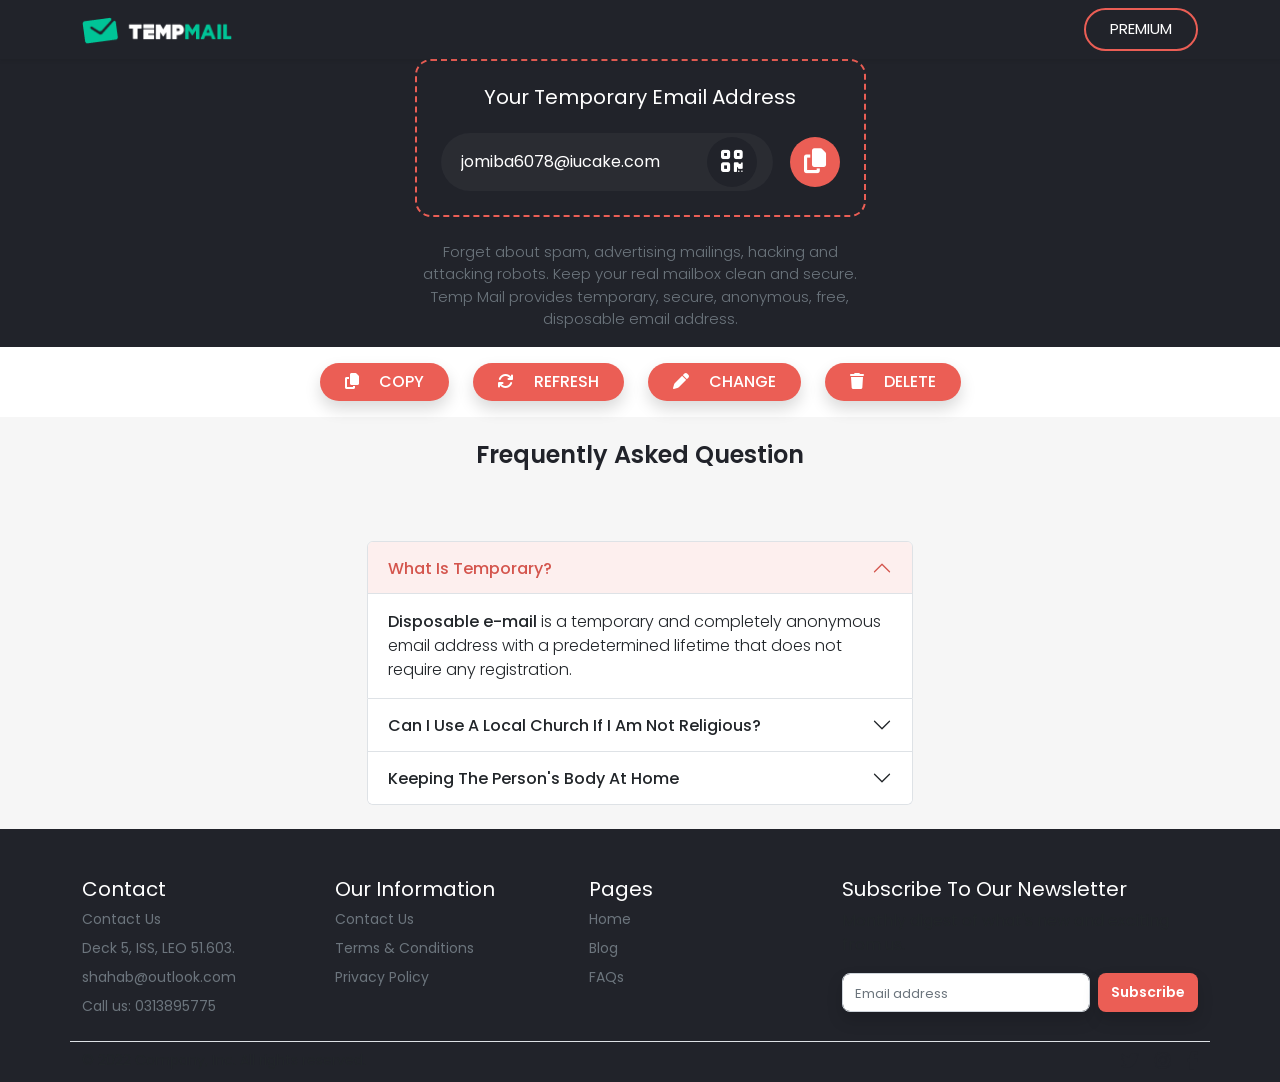
<file: faq.html>
<!DOCTYPE html>
<html lang="en">

<head>
    <meta charset="UTF-8" />
    <meta name="viewport"
        content="width=device-width, user-scalable=no, initial-scale=1.0, maximum-scale=1.0, minimum-scale=1.0" />
    <meta http-equiv="X-UA-Compatible" content="ie=edge" />
    <title>Home</title>
    <link rel="stylesheet" href="https://cdnjs.cloudflare.com/ajax/libs/font-awesome/6.1.1/css/all.min.css"
        integrity="sha512-KfkfwYDsLkIlwQp6LFnl8zNdLGxu9YAA1QvwINks4PhcElQSvqcyVLLD9aMhXd13uQjoXtEKNosOWaZqXgel0g=="
        crossorigin="anonymous" referrerpolicy="no-referrer" />

    <link rel="stylesheet" href="./assets/css/style.css" />

    <script src="./assets/js/bootstrap.bundle.js"></script>

</head>

<body>
    <!-- header -->
    <header class="sticky-top shadow-sm">
        <nav class="navbar navbar-expand-md bg-dark">
            <div class="container">
                <a class="navbar-brand text-white" href="index.html">
                    <img src="./assets/images/logo.png" alt="logo" width="150" style="object-fit: contain;">
                </a>
                <button class="navbar-toggler bg-white" type="button" data-bs-toggle="collapse"
                    data-bs-target="#navbarSupportedContent" aria-controls="navbarSupportedContent"
                    aria-expanded="false" aria-label="Toggle navigation">
                    <span class="navbar-toggler-icon"></span>
                </button>
                <div class="collapse navbar-collapse" id="navbarSupportedContent">
                    <ul class="navbar-nav ms-auto py-2 py-md-0 mb-2 mb-md-0">
                        <li class="nav-item ms-2">
                            <a class="nav-link btn btn-outline-primary border border-primary border-2 s-15 text-white text-uppercase fw-400 px-4 rounded-pill"
                                href="cart.html">
                                Premium
                            </a>
                        </li>
                    </ul>
                </div>
            </div>
        </nav>
    </header>


    <section class="bg-dark">
        <div class="container">
            <div class="row align-items-center justify-content-center">
                <div class="col-lg-5">
                    <div class="border border-2 border-primary border-dash rounded-4 mb-4">
                        <div class="p-4">
                            <h2 class="s-20 text-white fw-400 text-center mb-4">Your Temporary Email Address</h2>
                            <div class="row g-0 rounded-pill align-items-center justify-content-between">
                                <div class="col-lg-10">
                                    <div class="row align-items-center justify-content-between g-0 rounded-pill p-1 px-3"
                                        style="background-color: hsla(0,0%,100%,.04);">
                                        <div class="col-10">
                                            <input type="text"
                                                class="form-control border-0 shadow-none bg-transparent text-white fw-400 px-1"
                                                value="jomiba6078@iucake.com" disabled>
                                        </div>
                                        <div class="col-auto">
                                            <button class="btn bg-dark rounded-circle"
                                                style="width: 50px; height: 50px;">
                                                <i class="fa-solid fa-qrcode text-white s-25 d-block"></i>
                                            </button>
                                        </div>
                                    </div>
                                </div>
                                <div class="col-auto">
                                    <button class="btn bg-primary rounded-circle" style="width: 50px; height: 50px;">
                                        <i class="fa-solid fa-copy text-white s-25 d-block"></i>
                                    </button>
                                </div>
                            </div>
                        </div>
                    </div>
                    <p class="text-muted s-15 text-center fw-300">
                        Forget about spam, advertising mailings, hacking and attacking robots. Keep your real mailbox
                        clean and secure. Temp Mail provides temporary, secure, anonymous, free, disposable email
                        address.
                    </p>
                </div>
            </div>
        </div>
    </section>

    <section class="bg-white">
        <div class="container">
            <div class="row py-3 align-items-center justify-content-center">
                <div class="col-auto">
                    <button class="btn bg-primary shadow text-white rounded-pill s-16 fw-500 text-uppercase px-4">
                        <i class="fa-solid fa-copy me-3 text-white"></i>
                        <span class="text-white">Copy</span>
                    </button>
                </div>
                <div class="col-auto">
                    <button class="btn bg-primary shadow text-white rounded-pill s-16 fw-500 text-uppercase px-4">
                        <i class="fa-solid fa-arrows-rotate me-3 text-white"></i>
                        <span class="text-white">refresh</span>
                    </button>
                </div>
                <div class="col-auto">
                    <button class="btn bg-primary shadow text-white rounded-pill s-16 fw-500 text-uppercase px-4">
                        <i class="fa-solid fa-pen me-3 text-white"></i>
                        <span class="text-white">change</span>
                    </button>
                </div>
                <div class="col-auto">
                    <button class="btn bg-primary shadow text-white rounded-pill s-16 fw-500 text-uppercase px-4">
                        <i class="fa-solid fa-trash me-3 text-white"></i>
                        <span class="text-white">delete</span>
                    </button>
                </div>
            </div>
        </div>
    </section>


    <section class="bg-footer py-4">
        <div class="container">
            <div class="row align-items-center justify-content-center">
                <div class="col-lg-6">
                    <h4 class="fw-600 text-dark text-center mb-4">Frequently Asked Question</h4>
                    <br />
                    <br />
                    <div class="accordion" id="accordionExample">
                        <div class="accordion-item">
                            <h2 class="accordion-header" id="headingOne">
                                <button class="accordion-button text-capitalize fw-500" type="button"
                                    data-bs-toggle="collapse" data-bs-target="#collapseOne" aria-expanded="true"
                                    aria-controls="collapseOne">
                                    What is Temporary?
                                </button>
                            </h2>
                            <div id="collapseOne" class="accordion-collapse collapse show" aria-labelledby="headingOne"
                                data-bs-parent="#accordionExample">
                                <div class="accordion-body fw-300">
                                    <b class="fw-500">Disposable e-mail</b> is a temporary and completely anonymous
                                    email address with
                                    a
                                    predetermined lifetime that does not require any registration.
                                </div>
                            </div>
                        </div>
                        <div class="accordion-item">
                            <h2 class="accordion-header" id="headingTwo">
                                <button class="accordion-button text-capitalize fw-500 collapsed" type="button"
                                    data-bs-toggle="collapse" data-bs-target="#collapseTwo" aria-expanded="false"
                                    aria-controls="collapseTwo">
                                    Can I use a local church if I am not religious?
                                </button>
                            </h2>
                            <div id="collapseTwo" class="accordion-collapse collapse" aria-labelledby="headingTwo"
                                data-bs-parent="#accordionExample">
                                <div class="accordion-body fw-300">
                                    While providing a beautiful and convenient venue, a service in a church is a
                                    religious one, and is led by a minister. If a minister other than ‘the incumbent’ is
                                    wanted, permission must be granted by the current minister. Sometimes a
                                    ‘multi-faith’ minister will be allowed to hold the service – or part of the service
                                    – in the church. Some ministers are understanding of the fact that your family might
                                    prefer a service that is ‘light’ on religion – but prayers and liturgical content
                                    will be part of the service.
                                </div>
                            </div>
                        </div>
                        <div class="accordion-item">
                            <h2 class="accordion-header" id="headingThree">
                                <button class="accordion-button text-capitalize fw-500 collapsed" type="button"
                                    data-bs-toggle="collapse" data-bs-target="#collapseThree" aria-expanded="false"
                                    aria-controls="collapseThree">
                                    Keeping the person's body at home
                                </button>
                            </h2>
                            <div id="collapseThree" class="accordion-collapse collapse" aria-labelledby="headingThree"
                                data-bs-parent="#accordionExample">
                                <div class="accordion-body fw-300">
                                    A person’s body may be safely kept at home in cool conditions for a couple of days –
                                    more in colder conditions. You may want reassurance or advice from a funeral
                                    director, but you can close the person’s eyes, put a small towel rolled under the
                                    chin, or a scarf around the chin and head for a few hours to keep the mouth closed
                                    (teeth in!) Turn off radiators, keep the room shaded (curtains closed) and as cool
                                    as possible. You can use a fan if you wish. About five frozen ice blocks (the type
                                    used for a picnic), each wrapped in a tea towel, will help cool the body quicker and
                                    keep it cool, so the person can stay at home for longer. Rotate the blocks every few
                                    hours as needed. Lavender oil in a burner helps too. The Natural Death Centre has
                                    great advice on how to care for a body at home.
                                </div>
                            </div>
                        </div>
                    </div>


                </div>
            </div>
        </div>
    </section>




    <!-- footer -->
    <div class="bg-dark">
        <div class="container">
            <footer class="pt-5 pb-2">
                <div class="row justify-content-between">
                    <div class="col-6  col-lg-2 mb-3">
                        <h5 class="text-capitalize fw-400 text-white">Contact</h5>
                        <ul class="nav flex-column">
                            <li class="nav-item mb-2"><a href="contact_us.html"
                                    class="nav-link p-0 text-muted s-14">Contact
                                    Us</a></li>
                            <li class="nav-item mb-2"><a href="#" class="nav-link p-0 text-muted s-14">Deck 5, ISS,
                                    LEO
                                    51.603.</a></li>
                            <li class="nav-item mb-2"><a href="mailto: shahab@outlook.com"
                                    class="nav-link p-0 text-muted s-14">shahab@outlook.com</a></li>
                            <li class="nav-item mb-2"><a href="tel: 0313895775"
                                    class="nav-link p-0 text-muted s-14">Call
                                    us: 0313895775</a></li>
                        </ul>
                    </div>

                    <div class="col-6  col-lg-2 mb-3">
                        <h5 class="text-capitalize fw-400 text-white">Our Information</h5>
                        <ul class="nav flex-column">
                            <li class="nav-item mb-2"><a href="contact-us.html"
                                    class="nav-link p-0 text-muted s-14">Contact Us</a></li>
                            <li class="nav-item mb-2"><a href="term-of-services.html"
                                    class="nav-link p-0 text-muted s-14">Terms & Conditions</a></li>
                            <li class="nav-item mb-2"><a href="privacy-policy.html"
                                    class="nav-link p-0 text-muted s-14">Privacy Policy</a></li>
                        </ul>
                    </div>

                    <div class="col-6  col-lg-2 mb-3">
                        <h5 class="text-capitalize fw-400 text-white">Pages</h5>
                        <ul class="nav flex-column">
                            <li class="nav-item mb-2"><a href="index.html" class="nav-link p-0 text-muted s-14">Home</a>
                            </li>
                            <li class="nav-item mb-2"><a href="blog.html" class="nav-link p-0 text-muted s-14">Blog</a>
                            </li>
                            <li class="nav-item mb-2"><a href="faq.html" class="nav-link p-0 text-muted s-14">FAQs</a>
                            </li>
                        </ul>
                    </div>

                    <div class="col-lg-4 mb-3">
                        <form>
                            <h5 class="text-capitalize fw-400 text-white">Subscribe to our newsletter</h5>
                            <p>Monthly digest of what's new and exciting from us.</p>
                            <div class="d-flex flex-column flex-sm-row w-100 gap-2">
                                <label for="newsletter1" class="visually-hidden">Email address</label>
                                <input id="newsletter1" type="email" class="form-control rounded-3 shadow"
                                    placeholder="Email address">

                                <button class="btn bg-primary text-white py-2 s-14 fw-600 rounded-3 shadow"
                                    type="button">
                                    Subscribe
                                </button>
                            </div>
                        </form>
                    </div>
                </div>

                <div class="row justify-content-between pt-2 border-top">
                    <div class="col-auto">
                        <p class="small mb-0 col-md">&copy; 2022 Company, Inc. All rights reserved.</p>
                    </div>
                    <div class="col-auto">
                        <ul class="list-unstyled d-flex mb-0">
                            <li class="ms-3">
                                <a class="link-dark" href="#">
                                    <i class="fa-brands fa-twitter s-18"></i>
                                </a>
                            </li>
                            <li class="ms-3">
                                <a class="link-dark" href="#">
                                    <i class="fa-brands fa-instagram s-18"></i>
                                </a>
                            </li>
                            <li class="ms-3">
                                <a class="link-dark" href="#">
                                    <i class="fa-brands fa-facebook-f s-18"></i>
                                </a>
                            </li>
                        </ul>
                    </div>
                </div>
            </footer>
        </div>
    </div>


</body>

</html>
</file>
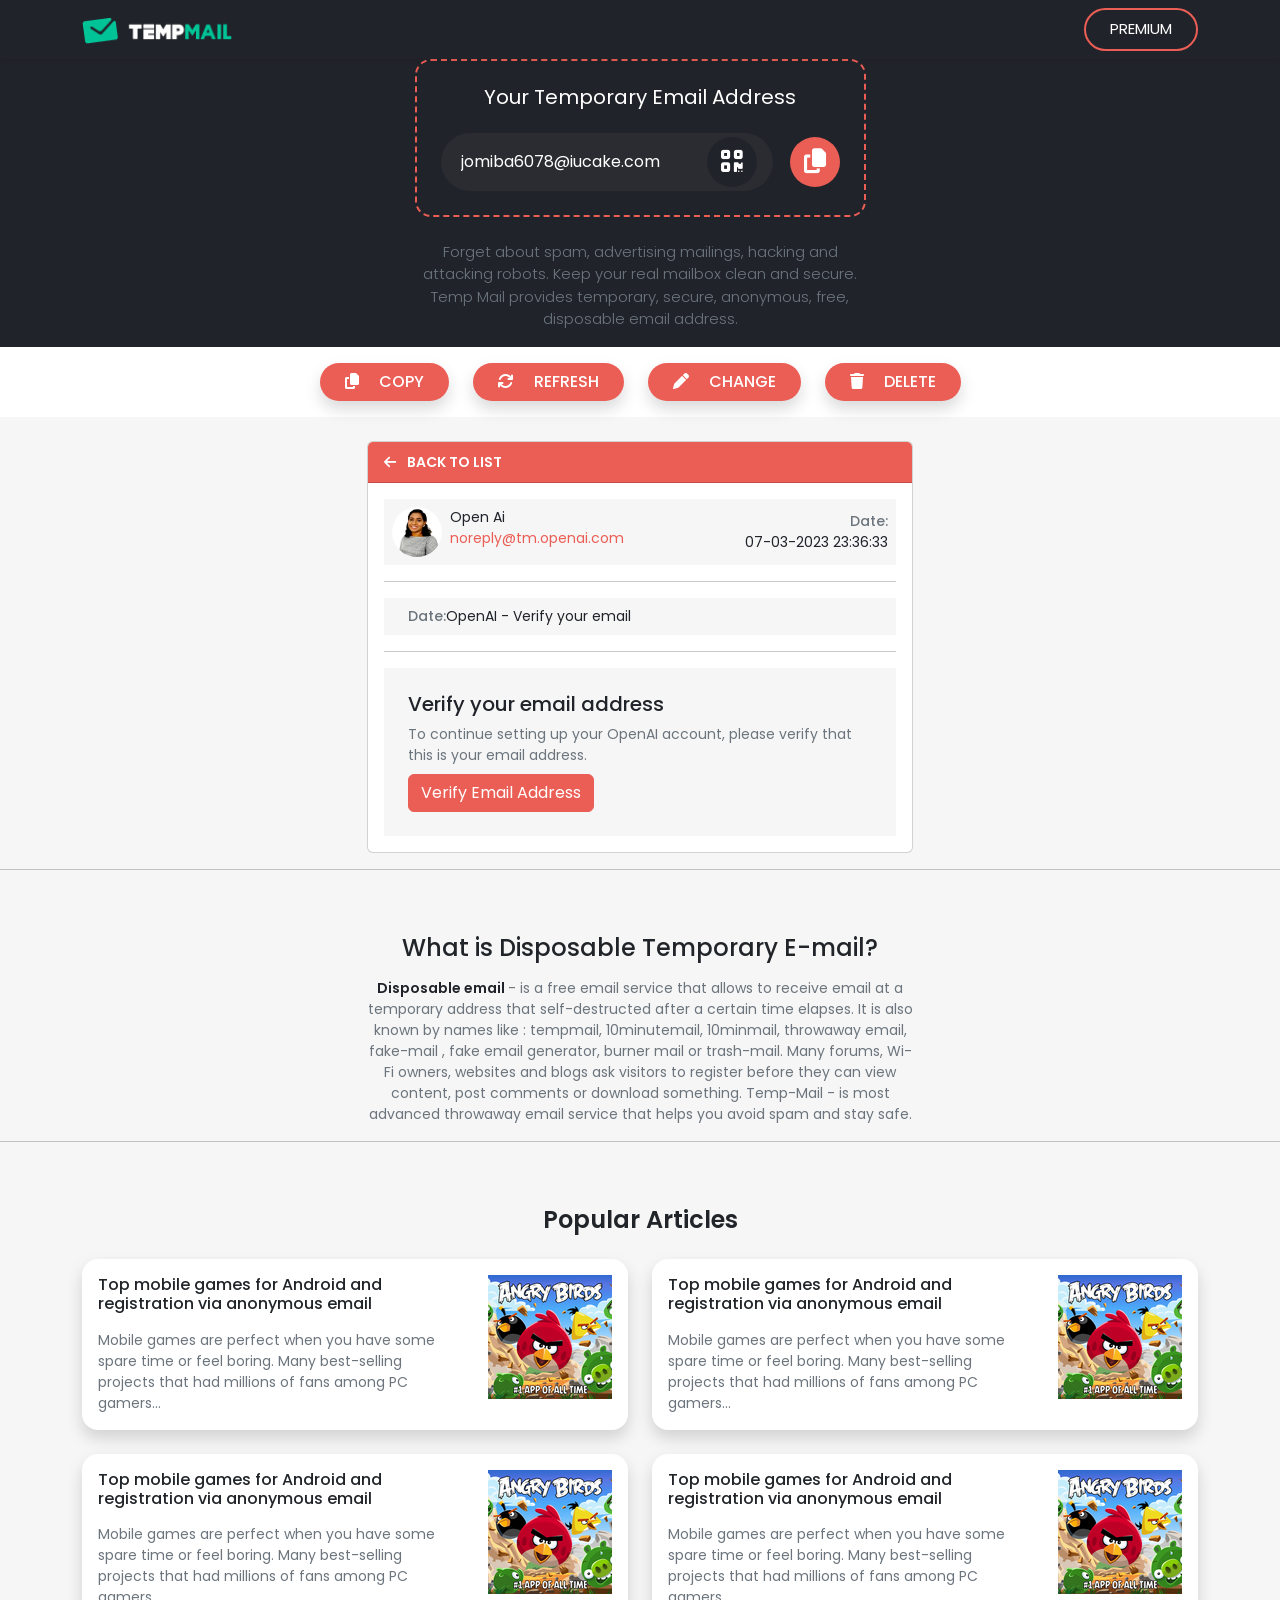
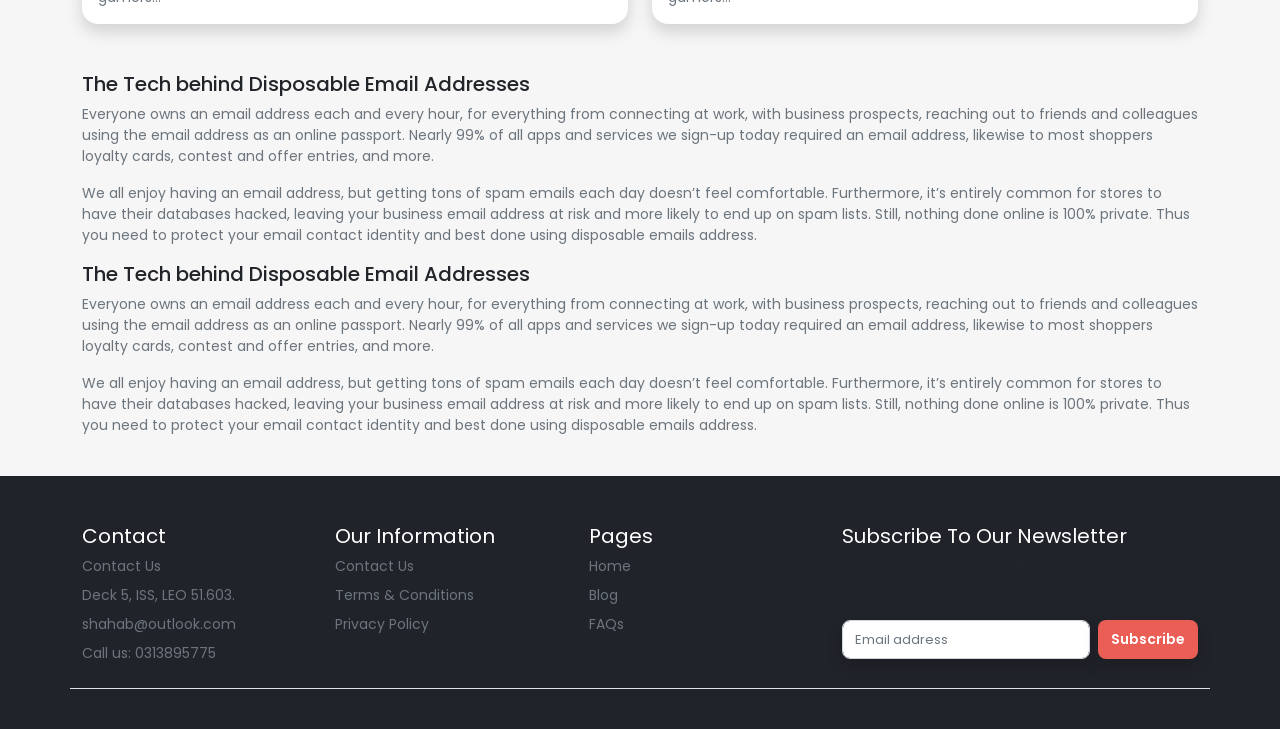
<file: message-detail.html>
<!DOCTYPE html>
<html lang="en">

<head>
    <meta charset="UTF-8" />
    <meta name="viewport"
        content="width=device-width, user-scalable=no, initial-scale=1.0, maximum-scale=1.0, minimum-scale=1.0" />
    <meta http-equiv="X-UA-Compatible" content="ie=edge" />
    <title>Home</title>
    <link rel="stylesheet" href="https://cdnjs.cloudflare.com/ajax/libs/font-awesome/6.1.1/css/all.min.css"
        integrity="sha512-KfkfwYDsLkIlwQp6LFnl8zNdLGxu9YAA1QvwINks4PhcElQSvqcyVLLD9aMhXd13uQjoXtEKNosOWaZqXgel0g=="
        crossorigin="anonymous" referrerpolicy="no-referrer" />

    <link rel="stylesheet" href="./assets/css/style.css" />

    <script src="./assets/js/bootstrap.bundle.js"></script>

</head>

<body>
    <!-- header -->
    <header class="sticky-top shadow-sm">
        <nav class="navbar navbar-expand-md bg-dark">
            <div class="container">
                <a class="navbar-brand text-white" href="index.html">
                    <img src="./assets/images/logo.png" alt="logo" width="150" style="object-fit: contain;">
                </a>
                <button class="navbar-toggler bg-white" type="button" data-bs-toggle="collapse"
                    data-bs-target="#navbarSupportedContent" aria-controls="navbarSupportedContent"
                    aria-expanded="false" aria-label="Toggle navigation">
                    <span class="navbar-toggler-icon"></span>
                </button>
                <div class="collapse navbar-collapse" id="navbarSupportedContent">
                    <ul class="navbar-nav ms-auto py-2 py-md-0 mb-2 mb-md-0">
                        <li class="nav-item ms-2">
                            <a class="nav-link btn btn-outline-primary border border-primary border-2 s-15 text-white text-uppercase fw-400 px-4 rounded-pill"
                                href="cart.html">
                                Premium
                            </a>
                        </li>
                    </ul>
                </div>
            </div>
        </nav>
    </header>


    <section class="bg-dark">
        <div class="container">
            <div class="row align-items-center justify-content-center">
                <div class="col-lg-5">
                    <div class="border border-2 border-primary border-dash rounded-4 mb-4">
                        <div class="p-4">
                            <h2 class="s-20 text-white fw-400 text-center mb-4">Your Temporary Email Address</h2>
                            <div class="row g-0 rounded-pill align-items-center justify-content-between">
                                <div class="col-lg-10">
                                    <div class="row align-items-center justify-content-between g-0 rounded-pill p-1 px-3"
                                        style="background-color: hsla(0,0%,100%,.04);">
                                        <div class="col-10">
                                            <input type="text"
                                                class="form-control border-0 shadow-none bg-transparent text-white fw-400 px-1"
                                                value="jomiba6078@iucake.com" disabled>
                                        </div>
                                        <div class="col-auto">
                                            <button class="btn bg-dark rounded-circle"
                                                style="width: 50px; height: 50px;">
                                                <i class="fa-solid fa-qrcode text-white s-25 d-block"></i>
                                            </button>
                                        </div>
                                    </div>
                                </div>
                                <div class="col-auto">
                                    <button class="btn bg-primary rounded-circle" style="width: 50px; height: 50px;">
                                        <i class="fa-solid fa-copy text-white s-25 d-block"></i>
                                    </button>
                                </div>
                            </div>
                        </div>
                    </div>
                    <p class="text-muted s-15 text-center fw-300">
                        Forget about spam, advertising mailings, hacking and attacking robots. Keep your real mailbox
                        clean and secure. Temp Mail provides temporary, secure, anonymous, free, disposable email
                        address.
                    </p>
                </div>
            </div>
        </div>
    </section>

    <section class="bg-white">
        <div class="container">
            <div class="row py-3 align-items-center justify-content-center">
                <div class="col-auto">
                    <button class="btn bg-primary shadow text-white rounded-pill s-16 fw-500 text-uppercase px-4">
                        <i class="fa-solid fa-copy me-3 text-white"></i>
                        <span class="text-white">Copy</span>
                    </button>
                </div>
                <div class="col-auto">
                    <button class="btn bg-primary shadow text-white rounded-pill s-16 fw-500 text-uppercase px-4">
                        <i class="fa-solid fa-arrows-rotate me-3 text-white"></i>
                        <span class="text-white">refresh</span>
                    </button>
                </div>
                <div class="col-auto">
                    <button class="btn bg-primary shadow text-white rounded-pill s-16 fw-500 text-uppercase px-4">
                        <i class="fa-solid fa-pen me-3 text-white"></i>
                        <span class="text-white">change</span>
                    </button>
                </div>
                <div class="col-auto">
                    <button class="btn bg-primary shadow text-white rounded-pill s-16 fw-500 text-uppercase px-4">
                        <i class="fa-solid fa-trash me-3 text-white"></i>
                        <span class="text-white">delete</span>
                    </button>
                </div>
            </div>
        </div>
    </section>

    <section class="bg-footer py-4">
        <div class="container">
            <div class="row align-content-center justify-content-center">
                <div class="col-lg-6">
                    <div class="card">
                        <div class="card-header bg-primary">
                            <div class="row g-0 justify-content-between">
                                <div class="col-auto">
                                    <a href="index.html" class="m-0 s-14 fw-600 text-white text-decoration-none">
                                        <i class="fa-solid fa-arrow-left me-2"></i> BACK TO LIST
                                    </a>
                                </div>
                            </div>
                        </div>
                        <div class="card-body">
                            <div class="row g-0 p-2 bg-footer justify-content-between align-items-center">
                                <div class="col-auto">
                                    <div class="row g-0">
                                        <div class="col-auto">
                                            <img src="./assets/images/user.webp" alt="user" class="rounded-circle me-2"
                                                width="50" height="50">
                                        </div>
                                        <div class="col">
                                            <p class="text-dark s-14 fw-400 mb-0">Open Ai</p>
                                            <p class="mb-0 s-14 text-muted">
                                                <a href="#" class="text-decoration-none">noreply@tm.openai.com</a>
                                            </p>
                                        </div>
                                    </div>
                                </div>
                                <div class="col-auto">
                                    <p class="mb-0 s-14 text-muted fw-500 text-end">
                                        Date:
                                    </p>
                                    <p class="mb-0 s-14 text-dark fw-400 text-end">
                                        07-03-2023 23:36:33
                                    </p>
                                </div>
                            </div>
                            <hr class="bg-opacity-25" />
                            <div class="row g-0 p-2 bg-footer align-items-center">
                                <div class="col-auto">
                                    <p class="mb-0 s-14 text-muted fw-500 text-end ms-3">
                                        Date:
                                    </p>
                                </div>
                                <div class="col-auto">
                                    <p class="mb-0 s-14 text-dark fw-400 text-end">
                                        OpenAI - Verify your email
                                    </p>
                                </div>
                            </div>
                            <hr class="bg-opacity-25" />
                            <div class="row g-0 p-4 bg-footer justify-content-between align-items-center">
                                <div class="col-12">
                                    <h5 class="text-dark fw-500">Verify your email address</h5>
                                    <p class="mb-0 s-14 text-muted fw-400">
                                        To continue setting up your OpenAI account, please verify that this is your
                                        email address.
                                    </p>
                                    <button class="btn btn-primary text-white mt-2">
                                        Verify Email Address
                                    </button>
                                </div>
                            </div>
                        </div>
                    </div>
                </div>
            </div>
        </div>
        <hr class="bg-opacity-25" />
    </section>

    <section class="bg-footer py-4">
        <div class="container">
            <div class="row align-content-center justify-content-center">
                <div class="col-lg-6 text-center">
                    <h4 class="mb-3">
                        What is Disposable Temporary E-mail?
                    </h4>
                    <p class="s-14 m-0 text-muted fw-400">
                        <span class="fw-600 text-dark">
                            Disposable email
                        </span> - is a free email service that allows to receive email at a temporary address
                        that self-destructed after a certain time elapses. It is also known by names like : tempmail,
                        10minutemail, 10minmail, throwaway email, fake-mail , fake email generator, burner mail or
                        trash-mail. Many forums, Wi-Fi owners, websites and blogs ask visitors to register before they
                        can view content, post comments or download something. Temp-Mail - is most advanced throwaway
                        email service that helps you avoid spam and stay safe.
                    </p>
                </div>
            </div>
        </div>
        <hr class="bg-opacity-25" />
    </section>

    <section class="bg-footer py-4">
        <div class="container">
            <h4 class="mb-4 text-center fw-600">
                Popular Articles
            </h4>
            <div class="row g-4">
                <div class="col-lg-6">
                    <div class="card border-0 shadow rounded-4">
                        <div class="card-body">
                            <div class="row g-0">
                                <div class="col-md-8">
                                    <h6 class="mb-3 fw-500">
                                        Top mobile games for Android and registration via anonymous email
                                    </h6>
                                    <p class="s-14 text-muted fw-400 mb-0">
                                        Mobile games are perfect when you have some spare time or feel boring. Many
                                        best-selling projects that had millions of fans among PC gamers...
                                    </p>
                                </div>
                                <div class="col-md-4 text-end">
                                    <img src="./assets/images/angry-bird.webp" alt="angry-bird" class="img-fluid">
                                </div>
                            </div>
                        </div>
                    </div>
                </div>
                <div class="col-lg-6">
                    <div class="card border-0 shadow rounded-4">
                        <div class="card-body">
                            <div class="row g-0">
                                <div class="col-md-8">
                                    <h6 class="mb-3 fw-500">
                                        Top mobile games for Android and registration via anonymous email
                                    </h6>
                                    <p class="s-14 text-muted fw-400 mb-0">
                                        Mobile games are perfect when you have some spare time or feel boring. Many
                                        best-selling projects that had millions of fans among PC gamers...
                                    </p>
                                </div>
                                <div class="col-md-4 text-end">
                                    <img src="./assets/images/angry-bird.webp" alt="angry-bird" class="img-fluid">
                                </div>
                            </div>
                        </div>
                    </div>
                </div>
                <div class="col-lg-6">
                    <div class="card border-0 shadow rounded-4">
                        <div class="card-body">
                            <div class="row g-0">
                                <div class="col-md-8">
                                    <h6 class="mb-3 fw-500">
                                        Top mobile games for Android and registration via anonymous email
                                    </h6>
                                    <p class="s-14 text-muted fw-400 mb-0">
                                        Mobile games are perfect when you have some spare time or feel boring. Many
                                        best-selling projects that had millions of fans among PC gamers...
                                    </p>
                                </div>
                                <div class="col-md-4 text-end">
                                    <img src="./assets/images/angry-bird.webp" alt="angry-bird" class="img-fluid">
                                </div>
                            </div>
                        </div>
                    </div>
                </div>
                <div class="col-lg-6">
                    <div class="card border-0 shadow rounded-4">
                        <div class="card-body">
                            <div class="row g-0">
                                <div class="col-md-8">
                                    <h6 class="mb-3 fw-500">
                                        Top mobile games for Android and registration via anonymous email
                                    </h6>
                                    <p class="s-14 text-muted fw-400 mb-0">
                                        Mobile games are perfect when you have some spare time or feel boring. Many
                                        best-selling projects that had millions of fans among PC gamers...
                                    </p>
                                </div>
                                <div class="col-md-4 text-end">
                                    <img src="./assets/images/angry-bird.webp" alt="angry-bird" class="img-fluid">
                                </div>
                            </div>
                        </div>
                    </div>
                </div>
            </div>
        </div>
    </section>

    <section class="bg-footer py-4">
        <div class="container">
            <h5 class="mb-2 fw-500">
                The Tech behind Disposable Email Addresses
            </h5>
            <p class="s-14 text-muted fw-400">
                Everyone owns an email address each and every hour, for everything from connecting at work, with
                business prospects, reaching out to friends and colleagues using the email address as an online
                passport. Nearly 99% of all apps and services we sign-up today required an email address, likewise to
                most shoppers loyalty cards, contest and offer entries, and more.
            </p>
            <p class="s-14 text-muted fw-400">
                We all enjoy having an email address, but getting tons of spam emails each day doesn’t feel comfortable.
                Furthermore, it’s entirely common for stores to have their databases hacked, leaving your business email
                address at risk and more likely to end up on spam lists. Still, nothing done online is 100% private.
                Thus you need to protect your email contact identity and best done using disposable emails address.
            </p>


            <h5 class="mb-2 fw-500">
                The Tech behind Disposable Email Addresses
            </h5>
            <p class="s-14 text-muted fw-400">
                Everyone owns an email address each and every hour, for everything from connecting at work, with
                business prospects, reaching out to friends and colleagues using the email address as an online
                passport. Nearly 99% of all apps and services we sign-up today required an email address, likewise to
                most shoppers loyalty cards, contest and offer entries, and more.
            </p>
            <p class="s-14 text-muted fw-400">
                We all enjoy having an email address, but getting tons of spam emails each day doesn’t feel comfortable.
                Furthermore, it’s entirely common for stores to have their databases hacked, leaving your business email
                address at risk and more likely to end up on spam lists. Still, nothing done online is 100% private.
                Thus you need to protect your email contact identity and best done using disposable emails address.
            </p>
        </div>
    </section>


    <!-- footer -->
    <div class="bg-dark">
        <div class="container">
            <footer class="pt-5 pb-2">
                <div class="row justify-content-between">
                    <div class="col-6  col-lg-2 mb-3">
                        <h5 class="text-capitalize fw-400 text-white">Contact</h5>
                        <ul class="nav flex-column">
                            <li class="nav-item mb-2"><a href="contact_us.html"
                                    class="nav-link p-0 text-muted s-14">Contact
                                    Us</a></li>
                            <li class="nav-item mb-2"><a href="#" class="nav-link p-0 text-muted s-14">Deck 5, ISS,
                                    LEO
                                    51.603.</a></li>
                            <li class="nav-item mb-2"><a href="mailto: shahab@outlook.com"
                                    class="nav-link p-0 text-muted s-14">shahab@outlook.com</a></li>
                            <li class="nav-item mb-2"><a href="tel: 0313895775"
                                    class="nav-link p-0 text-muted s-14">Call
                                    us: 0313895775</a></li>
                        </ul>
                    </div>

                    <div class="col-6  col-lg-2 mb-3">
                        <h5 class="text-capitalize fw-400 text-white">Our Information</h5>
                        <ul class="nav flex-column">
                            <li class="nav-item mb-2"><a href="contact-us.html"
                                    class="nav-link p-0 text-muted s-14">Contact Us</a></li>
                            <li class="nav-item mb-2"><a href="term-of-services.html"
                                    class="nav-link p-0 text-muted s-14">Terms & Conditions</a></li>
                            <li class="nav-item mb-2"><a href="privacy-policy.html"
                                    class="nav-link p-0 text-muted s-14">Privacy Policy</a></li>
                        </ul>
                    </div>

                    <div class="col-6  col-lg-2 mb-3">
                        <h5 class="text-capitalize fw-400 text-white">Pages</h5>
                        <ul class="nav flex-column">
                            <li class="nav-item mb-2"><a href="index.html" class="nav-link p-0 text-muted s-14">Home</a>
                            </li>
                            <li class="nav-item mb-2"><a href="blog.html" class="nav-link p-0 text-muted s-14">Blog</a>
                            </li>
                            <li class="nav-item mb-2"><a href="faq.html" class="nav-link p-0 text-muted s-14">FAQs</a>
                            </li>
                        </ul>
                    </div>

                    <div class="col-lg-4 mb-3">
                        <form>
                            <h5 class="text-capitalize fw-400 text-white">Subscribe to our newsletter</h5>
                            <p>Monthly digest of what's new and exciting from us.</p>
                            <div class="d-flex flex-column flex-sm-row w-100 gap-2">
                                <label for="newsletter1" class="visually-hidden">Email address</label>
                                <input id="newsletter1" type="email" class="form-control rounded-3 shadow"
                                    placeholder="Email address">

                                <button class="btn bg-primary text-white py-2 s-14 fw-600 rounded-3 shadow"
                                    type="button">
                                    Subscribe
                                </button>
                            </div>
                        </form>
                    </div>
                </div>

                <div class="row justify-content-between pt-2 border-top">
                    <div class="col-auto">
                        <p class="small mb-0 col-md">&copy; 2022 Company, Inc. All rights reserved.</p>
                    </div>
                    <div class="col-auto">
                        <ul class="list-unstyled d-flex mb-0">
                            <li class="ms-3">
                                <a class="link-dark" href="#">
                                    <i class="fa-brands fa-twitter s-18"></i>
                                </a>
                            </li>
                            <li class="ms-3">
                                <a class="link-dark" href="#">
                                    <i class="fa-brands fa-instagram s-18"></i>
                                </a>
                            </li>
                            <li class="ms-3">
                                <a class="link-dark" href="#">
                                    <i class="fa-brands fa-facebook-f s-18"></i>
                                </a>
                            </li>
                        </ul>
                    </div>
                </div>
            </footer>
        </div>
    </div>


</body>

</html>
</file>
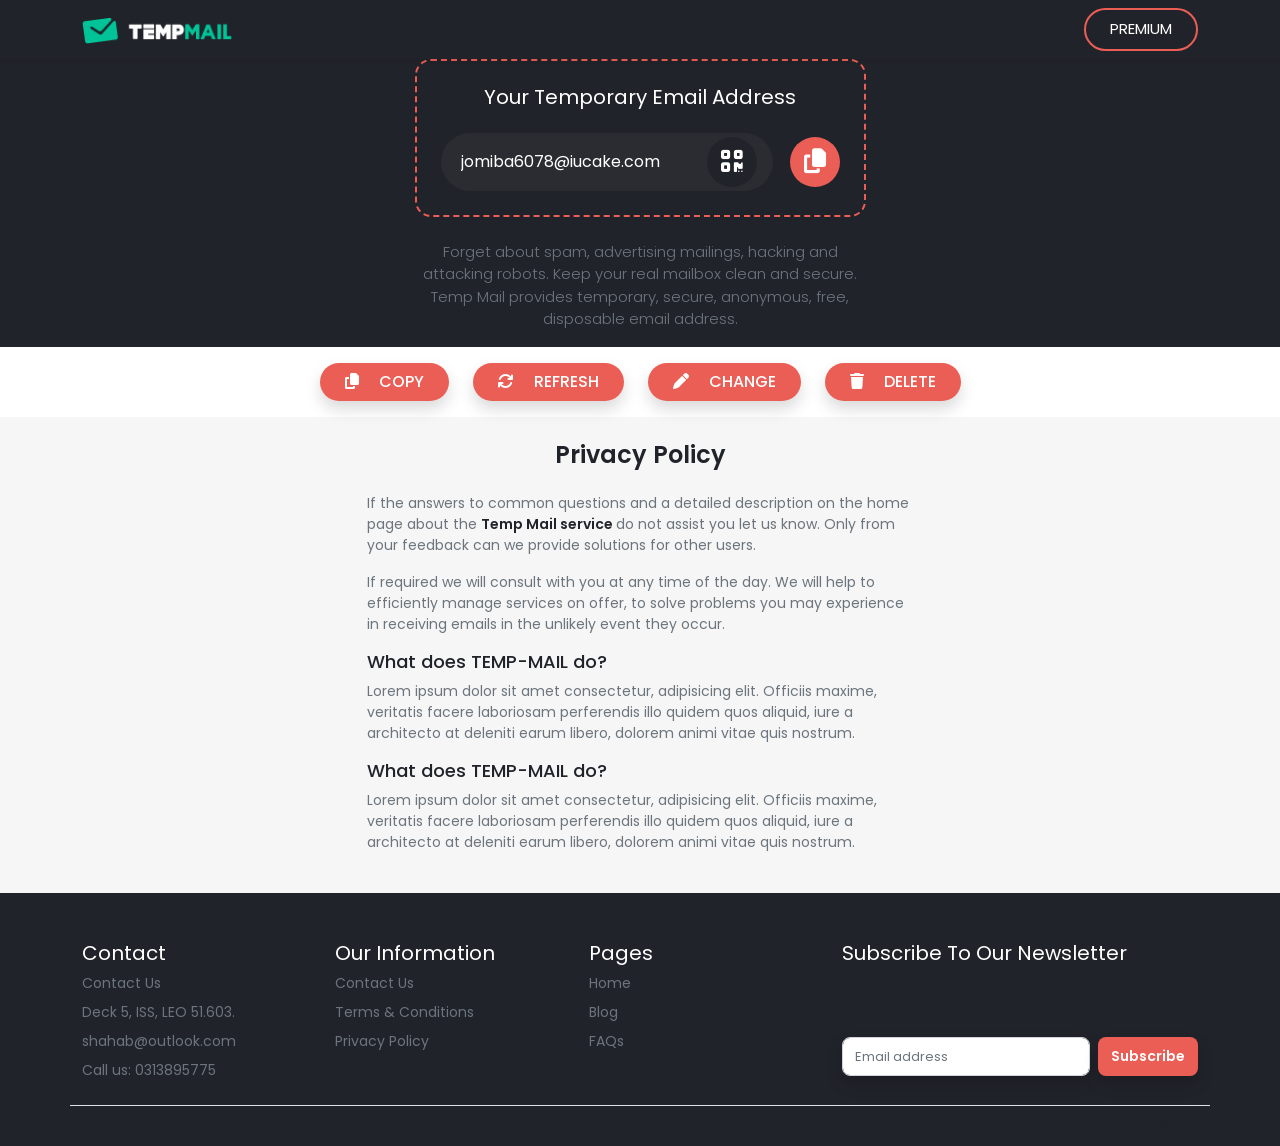
<file: privacy-policy.html>
<!DOCTYPE html>
<html lang="en">

<head>
    <meta charset="UTF-8" />
    <meta name="viewport"
        content="width=device-width, user-scalable=no, initial-scale=1.0, maximum-scale=1.0, minimum-scale=1.0" />
    <meta http-equiv="X-UA-Compatible" content="ie=edge" />
    <title>Home</title>
    <link rel="stylesheet" href="https://cdnjs.cloudflare.com/ajax/libs/font-awesome/6.1.1/css/all.min.css"
        integrity="sha512-KfkfwYDsLkIlwQp6LFnl8zNdLGxu9YAA1QvwINks4PhcElQSvqcyVLLD9aMhXd13uQjoXtEKNosOWaZqXgel0g=="
        crossorigin="anonymous" referrerpolicy="no-referrer" />

    <link rel="stylesheet" href="./assets/css/style.css" />

    <script src="./assets/js/bootstrap.bundle.js"></script>

</head>

<body>
    <!-- header -->
    <header class="sticky-top shadow-sm">
        <nav class="navbar navbar-expand-md bg-dark">
            <div class="container">
                <a class="navbar-brand text-white" href="index.html">
                    <img src="./assets/images/logo.png" alt="logo" width="150" style="object-fit: contain;">
                </a>
                <button class="navbar-toggler bg-white" type="button" data-bs-toggle="collapse"
                    data-bs-target="#navbarSupportedContent" aria-controls="navbarSupportedContent"
                    aria-expanded="false" aria-label="Toggle navigation">
                    <span class="navbar-toggler-icon"></span>
                </button>
                <div class="collapse navbar-collapse" id="navbarSupportedContent">
                    <ul class="navbar-nav ms-auto py-2 py-md-0 mb-2 mb-md-0">
                        <li class="nav-item ms-2">
                            <a class="nav-link btn btn-outline-primary border border-primary border-2 s-15 text-white text-uppercase fw-400 px-4 rounded-pill"
                                href="cart.html">
                                Premium
                            </a>
                        </li>
                    </ul>
                </div>
            </div>
        </nav>
    </header>


    <section class="bg-dark">
        <div class="container">
            <div class="row align-items-center justify-content-center">
                <div class="col-lg-5">
                    <div class="border border-2 border-primary border-dash rounded-4 mb-4">
                        <div class="p-4">
                            <h2 class="s-20 text-white fw-400 text-center mb-4">Your Temporary Email Address</h2>
                            <div class="row g-0 rounded-pill align-items-center justify-content-between">
                                <div class="col-lg-10">
                                    <div class="row align-items-center justify-content-between g-0 rounded-pill p-1 px-3"
                                        style="background-color: hsla(0,0%,100%,.04);">
                                        <div class="col-10">
                                            <input type="text"
                                                class="form-control border-0 shadow-none bg-transparent text-white fw-400 px-1"
                                                value="jomiba6078@iucake.com" disabled>
                                        </div>
                                        <div class="col-auto">
                                            <button class="btn bg-dark rounded-circle"
                                                style="width: 50px; height: 50px;">
                                                <i class="fa-solid fa-qrcode text-white s-25 d-block"></i>
                                            </button>
                                        </div>
                                    </div>
                                </div>
                                <div class="col-auto">
                                    <button class="btn bg-primary rounded-circle" style="width: 50px; height: 50px;">
                                        <i class="fa-solid fa-copy text-white s-25 d-block"></i>
                                    </button>
                                </div>
                            </div>
                        </div>
                    </div>
                    <p class="text-muted s-15 text-center fw-300">
                        Forget about spam, advertising mailings, hacking and attacking robots. Keep your real mailbox
                        clean and secure. Temp Mail provides temporary, secure, anonymous, free, disposable email
                        address.
                    </p>
                </div>
            </div>
        </div>
    </section>

    <section class="bg-white">
        <div class="container">
            <div class="row py-3 align-items-center justify-content-center">
                <div class="col-auto">
                    <button class="btn bg-primary shadow text-white rounded-pill s-16 fw-500 text-uppercase px-4">
                        <i class="fa-solid fa-copy me-3 text-white"></i>
                        <span class="text-white">Copy</span>
                    </button>
                </div>
                <div class="col-auto">
                    <button class="btn bg-primary shadow text-white rounded-pill s-16 fw-500 text-uppercase px-4">
                        <i class="fa-solid fa-arrows-rotate me-3 text-white"></i>
                        <span class="text-white">refresh</span>
                    </button>
                </div>
                <div class="col-auto">
                    <button class="btn bg-primary shadow text-white rounded-pill s-16 fw-500 text-uppercase px-4">
                        <i class="fa-solid fa-pen me-3 text-white"></i>
                        <span class="text-white">change</span>
                    </button>
                </div>
                <div class="col-auto">
                    <button class="btn bg-primary shadow text-white rounded-pill s-16 fw-500 text-uppercase px-4">
                        <i class="fa-solid fa-trash me-3 text-white"></i>
                        <span class="text-white">delete</span>
                    </button>
                </div>
            </div>
        </div>
    </section>


    <section class="bg-footer py-4">
        <div class="container">
            <div class="row align-items-center justify-content-center">
                <div class="col-lg-6">
                    <h4 class="fw-600 text-dark text-center mb-4">Privacy Policy</h4>
                    <p class="text-muted s-14">
                        If the answers to common questions and a detailed description on the home page about the
                        <span class="text-dark fw-600">
                            Temp Mail service
                        </span>
                        do not assist you let us know. Only from your feedback can we provide solutions for
                        other users.
                    </p>
                    <p class="text-muted s-14 ">
                        If required we will consult with you at any time of the day. We will help to efficiently manage
                        services on offer, to solve problems you may experience in receiving emails in the unlikely
                        event they occur.
                    </p>

                    <h5 class="fw-500 text-dark s-18">What does TEMP-MAIL do?</h5>
                    <p class="text-muted s-14 ">
                        Lorem ipsum dolor sit amet consectetur, adipisicing elit. Officiis maxime, veritatis facere
                        laboriosam perferendis illo quidem quos aliquid, iure a architecto at deleniti earum libero,
                        dolorem animi vitae quis nostrum.
                    </p>

                    <h5 class="fw-500 text-dark s-18">What does TEMP-MAIL do?</h5>
                    <p class="text-muted s-14 ">
                        Lorem ipsum dolor sit amet consectetur, adipisicing elit. Officiis maxime, veritatis facere
                        laboriosam perferendis illo quidem quos aliquid, iure a architecto at deleniti earum libero,
                        dolorem animi vitae quis nostrum.
                    </p>


                </div>
            </div>
        </div>
    </section>




    <!-- footer -->
    <div class="bg-dark">
        <div class="container">
            <footer class="pt-5 pb-2">
                <div class="row justify-content-between">
                    <div class="col-6  col-lg-2 mb-3">
                        <h5 class="text-capitalize fw-400 text-white">Contact</h5>
                        <ul class="nav flex-column">
                            <li class="nav-item mb-2"><a href="contact_us.html"
                                    class="nav-link p-0 text-muted s-14">Contact
                                    Us</a></li>
                            <li class="nav-item mb-2"><a href="#" class="nav-link p-0 text-muted s-14">Deck 5, ISS,
                                    LEO
                                    51.603.</a></li>
                            <li class="nav-item mb-2"><a href="mailto: shahab@outlook.com"
                                    class="nav-link p-0 text-muted s-14">shahab@outlook.com</a></li>
                            <li class="nav-item mb-2"><a href="tel: 0313895775"
                                    class="nav-link p-0 text-muted s-14">Call
                                    us: 0313895775</a></li>
                        </ul>
                    </div>

                    <div class="col-6  col-lg-2 mb-3">
                        <h5 class="text-capitalize fw-400 text-white">Our Information</h5>
                        <ul class="nav flex-column">
                            <li class="nav-item mb-2"><a href="contact-us.html"
                                    class="nav-link p-0 text-muted s-14">Contact Us</a></li>
                            <li class="nav-item mb-2"><a href="term-of-services.html"
                                    class="nav-link p-0 text-muted s-14">Terms & Conditions</a></li>
                            <li class="nav-item mb-2"><a href="privacy-policy.html"
                                    class="nav-link p-0 text-muted s-14">Privacy Policy</a></li>
                        </ul>
                    </div>

                    <div class="col-6  col-lg-2 mb-3">
                        <h5 class="text-capitalize fw-400 text-white">Pages</h5>
                        <ul class="nav flex-column">
                            <li class="nav-item mb-2"><a href="index.html" class="nav-link p-0 text-muted s-14">Home</a>
                            </li>
                            <li class="nav-item mb-2"><a href="blog.html" class="nav-link p-0 text-muted s-14">Blog</a>
                            </li>
                            <li class="nav-item mb-2"><a href="faq.html" class="nav-link p-0 text-muted s-14">FAQs</a>
                            </li>
                        </ul>
                    </div>

                    <div class="col-lg-4 mb-3">
                        <form>
                            <h5 class="text-capitalize fw-400 text-white">Subscribe to our newsletter</h5>
                            <p>Monthly digest of what's new and exciting from us.</p>
                            <div class="d-flex flex-column flex-sm-row w-100 gap-2">
                                <label for="newsletter1" class="visually-hidden">Email address</label>
                                <input id="newsletter1" type="email" class="form-control rounded-3 shadow"
                                    placeholder="Email address">

                                <button class="btn bg-primary text-white py-2 s-14 fw-600 rounded-3 shadow"
                                    type="button">
                                    Subscribe
                                </button>
                            </div>
                        </form>
                    </div>
                </div>

                <div class="row justify-content-between pt-2 border-top">
                    <div class="col-auto">
                        <p class="small mb-0 col-md">&copy; 2022 Company, Inc. All rights reserved.</p>
                    </div>
                    <div class="col-auto">
                        <ul class="list-unstyled d-flex mb-0">
                            <li class="ms-3">
                                <a class="link-dark" href="#">
                                    <i class="fa-brands fa-twitter s-18"></i>
                                </a>
                            </li>
                            <li class="ms-3">
                                <a class="link-dark" href="#">
                                    <i class="fa-brands fa-instagram s-18"></i>
                                </a>
                            </li>
                            <li class="ms-3">
                                <a class="link-dark" href="#">
                                    <i class="fa-brands fa-facebook-f s-18"></i>
                                </a>
                            </li>
                        </ul>
                    </div>
                </div>
            </footer>
        </div>
    </div>


</body>

</html>
</file>
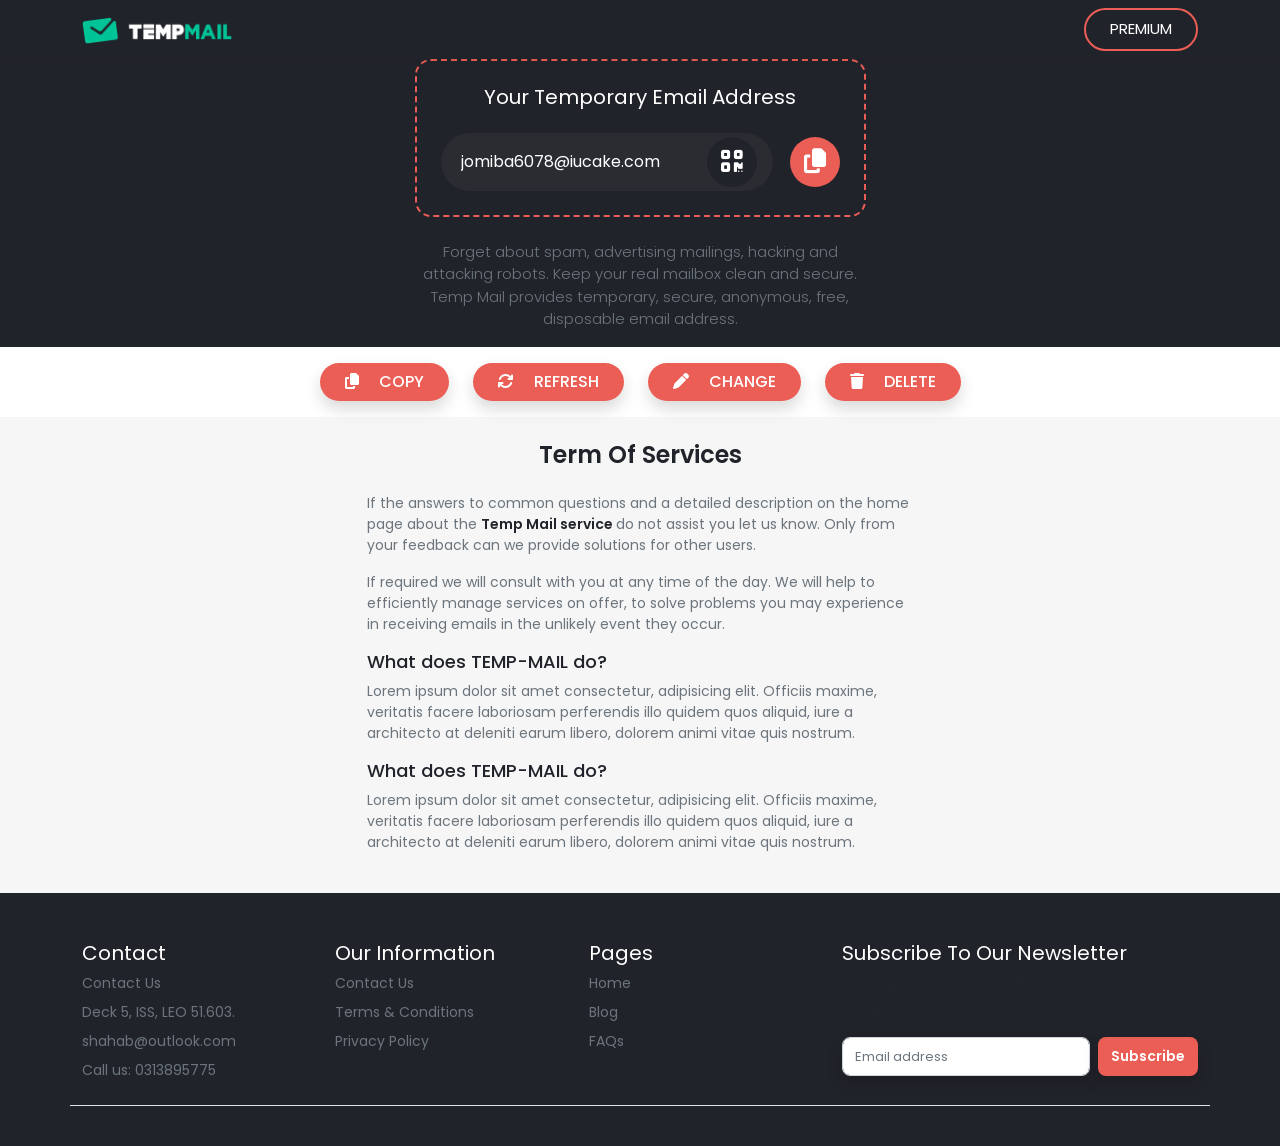
<file: term-of-services.html>
<!DOCTYPE html>
<html lang="en">

<head>
    <meta charset="UTF-8" />
    <meta name="viewport"
        content="width=device-width, user-scalable=no, initial-scale=1.0, maximum-scale=1.0, minimum-scale=1.0" />
    <meta http-equiv="X-UA-Compatible" content="ie=edge" />
    <title>Home</title>
    <link rel="stylesheet" href="https://cdnjs.cloudflare.com/ajax/libs/font-awesome/6.1.1/css/all.min.css"
        integrity="sha512-KfkfwYDsLkIlwQp6LFnl8zNdLGxu9YAA1QvwINks4PhcElQSvqcyVLLD9aMhXd13uQjoXtEKNosOWaZqXgel0g=="
        crossorigin="anonymous" referrerpolicy="no-referrer" />

    <link rel="stylesheet" href="./assets/css/style.css" />

    <script src="./assets/js/bootstrap.bundle.js"></script>

</head>

<body>
    <!-- header -->
    <header class="sticky-top shadow-sm">
        <nav class="navbar navbar-expand-md bg-dark">
            <div class="container">
                <a class="navbar-brand text-white" href="index.html">
                    <img src="./assets/images/logo.png" alt="logo" width="150" style="object-fit: contain;">
                </a>
                <button class="navbar-toggler bg-white" type="button" data-bs-toggle="collapse"
                    data-bs-target="#navbarSupportedContent" aria-controls="navbarSupportedContent"
                    aria-expanded="false" aria-label="Toggle navigation">
                    <span class="navbar-toggler-icon"></span>
                </button>
                <div class="collapse navbar-collapse" id="navbarSupportedContent">
                    <ul class="navbar-nav ms-auto py-2 py-md-0 mb-2 mb-md-0">
                        <li class="nav-item ms-2">
                            <a class="nav-link btn btn-outline-primary border border-primary border-2 s-15 text-white text-uppercase fw-400 px-4 rounded-pill"
                                href="cart.html">
                                Premium
                            </a>
                        </li>
                    </ul>
                </div>
            </div>
        </nav>
    </header>


    <section class="bg-dark">
        <div class="container">
            <div class="row align-items-center justify-content-center">
                <div class="col-lg-5">
                    <div class="border border-2 border-primary border-dash rounded-4 mb-4">
                        <div class="p-4">
                            <h2 class="s-20 text-white fw-400 text-center mb-4">Your Temporary Email Address</h2>
                            <div class="row g-0 rounded-pill align-items-center justify-content-between">
                                <div class="col-lg-10">
                                    <div class="row align-items-center justify-content-between g-0 rounded-pill p-1 px-3"
                                        style="background-color: hsla(0,0%,100%,.04);">
                                        <div class="col-10">
                                            <input type="text"
                                                class="form-control border-0 shadow-none bg-transparent text-white fw-400 px-1"
                                                value="jomiba6078@iucake.com" disabled>
                                        </div>
                                        <div class="col-auto">
                                            <button class="btn bg-dark rounded-circle"
                                                style="width: 50px; height: 50px;">
                                                <i class="fa-solid fa-qrcode text-white s-25 d-block"></i>
                                            </button>
                                        </div>
                                    </div>
                                </div>
                                <div class="col-auto">
                                    <button class="btn bg-primary rounded-circle" style="width: 50px; height: 50px;">
                                        <i class="fa-solid fa-copy text-white s-25 d-block"></i>
                                    </button>
                                </div>
                            </div>
                        </div>
                    </div>
                    <p class="text-muted s-15 text-center fw-300">
                        Forget about spam, advertising mailings, hacking and attacking robots. Keep your real mailbox
                        clean and secure. Temp Mail provides temporary, secure, anonymous, free, disposable email
                        address.
                    </p>
                </div>
            </div>
        </div>
    </section>

    <section class="bg-white">
        <div class="container">
            <div class="row py-3 align-items-center justify-content-center">
                <div class="col-auto">
                    <button class="btn bg-primary shadow text-white rounded-pill s-16 fw-500 text-uppercase px-4">
                        <i class="fa-solid fa-copy me-3 text-white"></i>
                        <span class="text-white">Copy</span>
                    </button>
                </div>
                <div class="col-auto">
                    <button class="btn bg-primary shadow text-white rounded-pill s-16 fw-500 text-uppercase px-4">
                        <i class="fa-solid fa-arrows-rotate me-3 text-white"></i>
                        <span class="text-white">refresh</span>
                    </button>
                </div>
                <div class="col-auto">
                    <button class="btn bg-primary shadow text-white rounded-pill s-16 fw-500 text-uppercase px-4">
                        <i class="fa-solid fa-pen me-3 text-white"></i>
                        <span class="text-white">change</span>
                    </button>
                </div>
                <div class="col-auto">
                    <button class="btn bg-primary shadow text-white rounded-pill s-16 fw-500 text-uppercase px-4">
                        <i class="fa-solid fa-trash me-3 text-white"></i>
                        <span class="text-white">delete</span>
                    </button>
                </div>
            </div>
        </div>
    </section>


    <section class="bg-footer py-4">
        <div class="container">
            <div class="row align-items-center justify-content-center">
                <div class="col-lg-6">
                    <h4 class="fw-600 text-dark text-center mb-4">Term Of Services</h4>
                    <p class="text-muted s-14">
                        If the answers to common questions and a detailed description on the home page about the
                        <span class="text-dark fw-600">
                            Temp Mail service
                        </span>
                        do not assist you let us know. Only from your feedback can we provide solutions for
                        other users.
                    </p>
                    <p class="text-muted s-14 ">
                        If required we will consult with you at any time of the day. We will help to efficiently manage
                        services on offer, to solve problems you may experience in receiving emails in the unlikely
                        event they occur.
                    </p>

                    <h5 class="fw-500 text-dark s-18">What does TEMP-MAIL do?</h5>
                    <p class="text-muted s-14 ">
                        Lorem ipsum dolor sit amet consectetur, adipisicing elit. Officiis maxime, veritatis facere
                        laboriosam perferendis illo quidem quos aliquid, iure a architecto at deleniti earum libero,
                        dolorem animi vitae quis nostrum.
                    </p>

                    <h5 class="fw-500 text-dark s-18">What does TEMP-MAIL do?</h5>
                    <p class="text-muted s-14 ">
                        Lorem ipsum dolor sit amet consectetur, adipisicing elit. Officiis maxime, veritatis facere
                        laboriosam perferendis illo quidem quos aliquid, iure a architecto at deleniti earum libero,
                        dolorem animi vitae quis nostrum.
                    </p>


                </div>
            </div>
        </div>
    </section>




    <!-- footer -->
    <div class="bg-dark">
        <div class="container">
            <footer class="pt-5 pb-2">
                <div class="row justify-content-between">
                    <div class="col-6  col-lg-2 mb-3">
                        <h5 class="text-capitalize fw-400 text-white">Contact</h5>
                        <ul class="nav flex-column">
                            <li class="nav-item mb-2"><a href="contact_us.html"
                                    class="nav-link p-0 text-muted s-14">Contact
                                    Us</a></li>
                            <li class="nav-item mb-2"><a href="#" class="nav-link p-0 text-muted s-14">Deck 5, ISS,
                                    LEO
                                    51.603.</a></li>
                            <li class="nav-item mb-2"><a href="mailto: shahab@outlook.com"
                                    class="nav-link p-0 text-muted s-14">shahab@outlook.com</a></li>
                            <li class="nav-item mb-2"><a href="tel: 0313895775"
                                    class="nav-link p-0 text-muted s-14">Call
                                    us: 0313895775</a></li>
                        </ul>
                    </div>

                    <div class="col-6  col-lg-2 mb-3">
                        <h5 class="text-capitalize fw-400 text-white">Our Information</h5>
                        <ul class="nav flex-column">
                            <li class="nav-item mb-2"><a href="contact-us.html"
                                    class="nav-link p-0 text-muted s-14">Contact Us</a></li>
                            <li class="nav-item mb-2"><a href="term-of-services.html"
                                    class="nav-link p-0 text-muted s-14">Terms & Conditions</a></li>
                            <li class="nav-item mb-2"><a href="privacy-policy.html"
                                    class="nav-link p-0 text-muted s-14">Privacy Policy</a></li>
                        </ul>
                    </div>

                    <div class="col-6  col-lg-2 mb-3">
                        <h5 class="text-capitalize fw-400 text-white">Pages</h5>
                        <ul class="nav flex-column">
                            <li class="nav-item mb-2"><a href="index.html" class="nav-link p-0 text-muted s-14">Home</a>
                            </li>
                            <li class="nav-item mb-2"><a href="blog.html" class="nav-link p-0 text-muted s-14">Blog</a>
                            </li>
                            <li class="nav-item mb-2"><a href="faq.html" class="nav-link p-0 text-muted s-14">FAQs</a>
                            </li>
                        </ul>
                    </div>

                    <div class="col-lg-4 mb-3">
                        <form>
                            <h5 class="text-capitalize fw-400 text-white">Subscribe to our newsletter</h5>
                            <p>Monthly digest of what's new and exciting from us.</p>
                            <div class="d-flex flex-column flex-sm-row w-100 gap-2">
                                <label for="newsletter1" class="visually-hidden">Email address</label>
                                <input id="newsletter1" type="email" class="form-control rounded-3 shadow"
                                    placeholder="Email address">

                                <button class="btn bg-primary text-white py-2 s-14 fw-600 rounded-3 shadow"
                                    type="button">
                                    Subscribe
                                </button>
                            </div>
                        </form>
                    </div>
                </div>

                <div class="row justify-content-between pt-2 border-top">
                    <div class="col-auto">
                        <p class="small mb-0 col-md">&copy; 2022 Company, Inc. All rights reserved.</p>
                    </div>
                    <div class="col-auto">
                        <ul class="list-unstyled d-flex mb-0">
                            <li class="ms-3">
                                <a class="link-dark" href="#">
                                    <i class="fa-brands fa-twitter s-18"></i>
                                </a>
                            </li>
                            <li class="ms-3">
                                <a class="link-dark" href="#">
                                    <i class="fa-brands fa-instagram s-18"></i>
                                </a>
                            </li>
                            <li class="ms-3">
                                <a class="link-dark" href="#">
                                    <i class="fa-brands fa-facebook-f s-18"></i>
                                </a>
                            </li>
                        </ul>
                    </div>
                </div>
            </footer>
        </div>
    </div>


</body>

</html>
</file>
